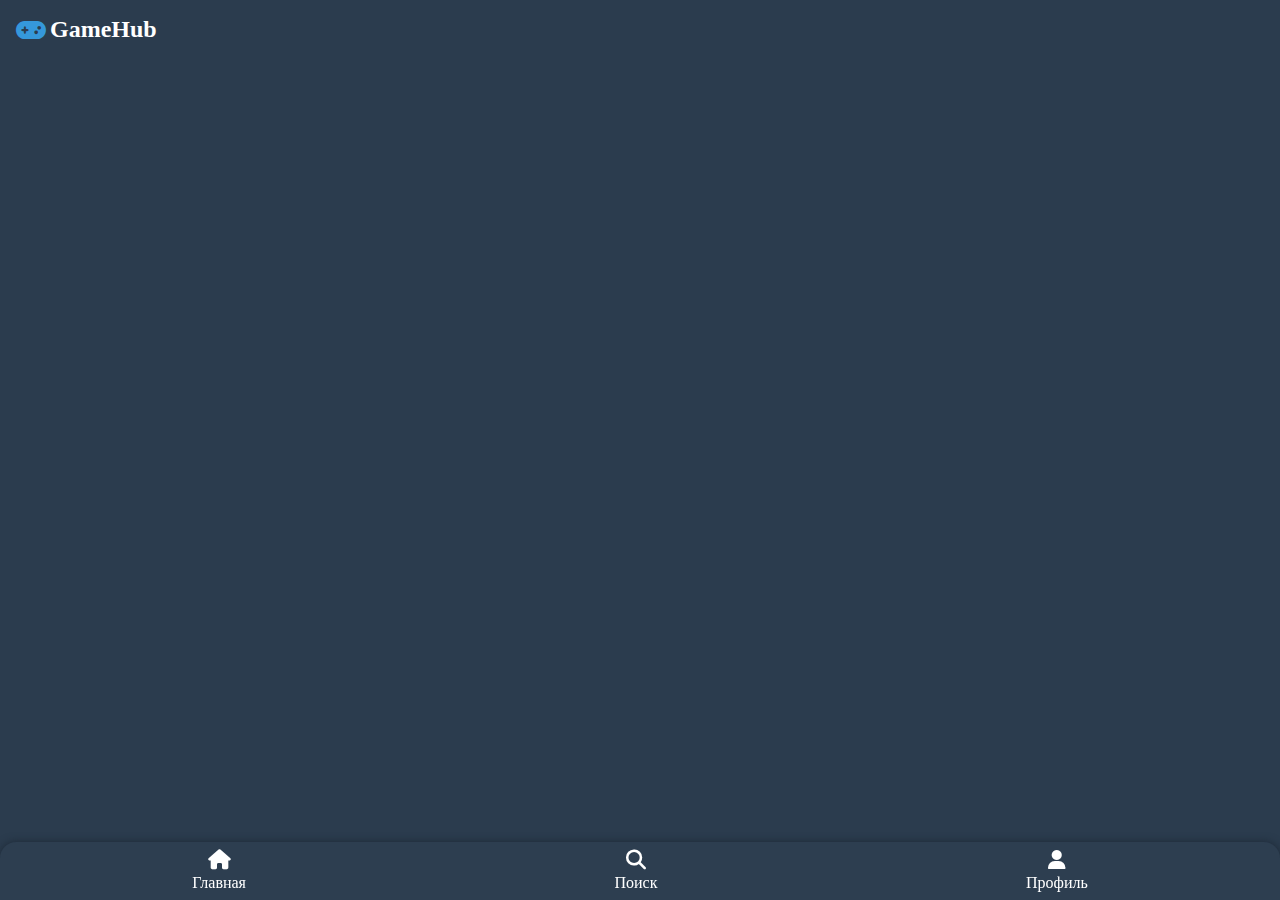
<file: www/index.html>
<html>
<head>
    <meta charset="UTF-8">
    <meta name="viewport" content="width=device-width, initial-scale=1.0">
    <meta http-equiv="X-UA-Compatible" content="ie=edge">
    <title>Document</title>
    <link rel="stylesheet" href="https://cdnjs.cloudflare.com/ajax/libs/font-awesome/6.5.0/css/all.min.css">
    <link rel="stylesheet" href="css/main.css">
</head>
<body>
    <header>
        <div class="logo">
            <i class="fas fa-gamepad"></i>
            <span>GameHub</span>
        </div>
    </header>
    
    <div class="games-list">
        <!--
        <div class="game" onclick="location.assign('game-view.html')">
            <img src="img/game.jpg" alt="">
            <div class="game-title">Go Down</div>
        </div>
        <div class="game" onclick="location.replace('game-view.html')">
            <img src="img/game.jpg" alt="">
            <div class="game-title">GTA VI</div>
        </div>
        <div class="game" onclick="location.replace('game-view.html')">
            <img src="img/game.jpg" alt="">
            <div class="game-title">Lorem ipsum dolor sit amet, consectetur adipisicing elit. Voluptatum porro autem officiis dolorum, explicabo ab eligendi laborum, ullam rerum eveniet temporibus repudiandae voluptatibus minus possimus. Facilis excepturi, autem quo nostrum.</div>
        </div>
        <div class="game" onclick="location.replace('game-view.html')">
            <img src="img/game.jpg" alt="">
            <div class="game-title">GTA VI</div>
        </div>
        -->
    </div>
    
    <footer>
        <div class="footer-page" onclick="location.replace('index.html')">
            <i class="fas fa-home"></i>
            <div class="page-title">Главная</div>
        </div>
        <div class="footer-page" onclick="location.replace('search.html')">
            <i class="fas fa-search"></i>
            <div class="page-title">Поиск</div>
        </div>
        <div class="footer-page" onclick="location.replace('profile.html')">
            <i class="fas fa-user"></i>
            <div class="page-title">Профиль</div>
        </div>
    </footer>
    <br><br><br><br>

<script src="js/config.js"></script>
<script src="js/script.js"></script>
<script>
    var gamesList = document.querySelector(".games-list")
    var games = sessionStorage.getItem("games")
    
    if (games == null) {
        fetch(baseUrl+"/games/")
        .then(res => res.json())
        .then(data => {
            console.log(data)
            addGameToGamesList(data)
            // sessionStorage.setItem("games", JSON.stringify(data))
        })
    } else {addGameToGamesList(JSON.parse(games))}
    
    window.addEventListener("dblclick", () => {location.replace("layouts/layout2.html")})

</script>
</body>
</html>
</file>
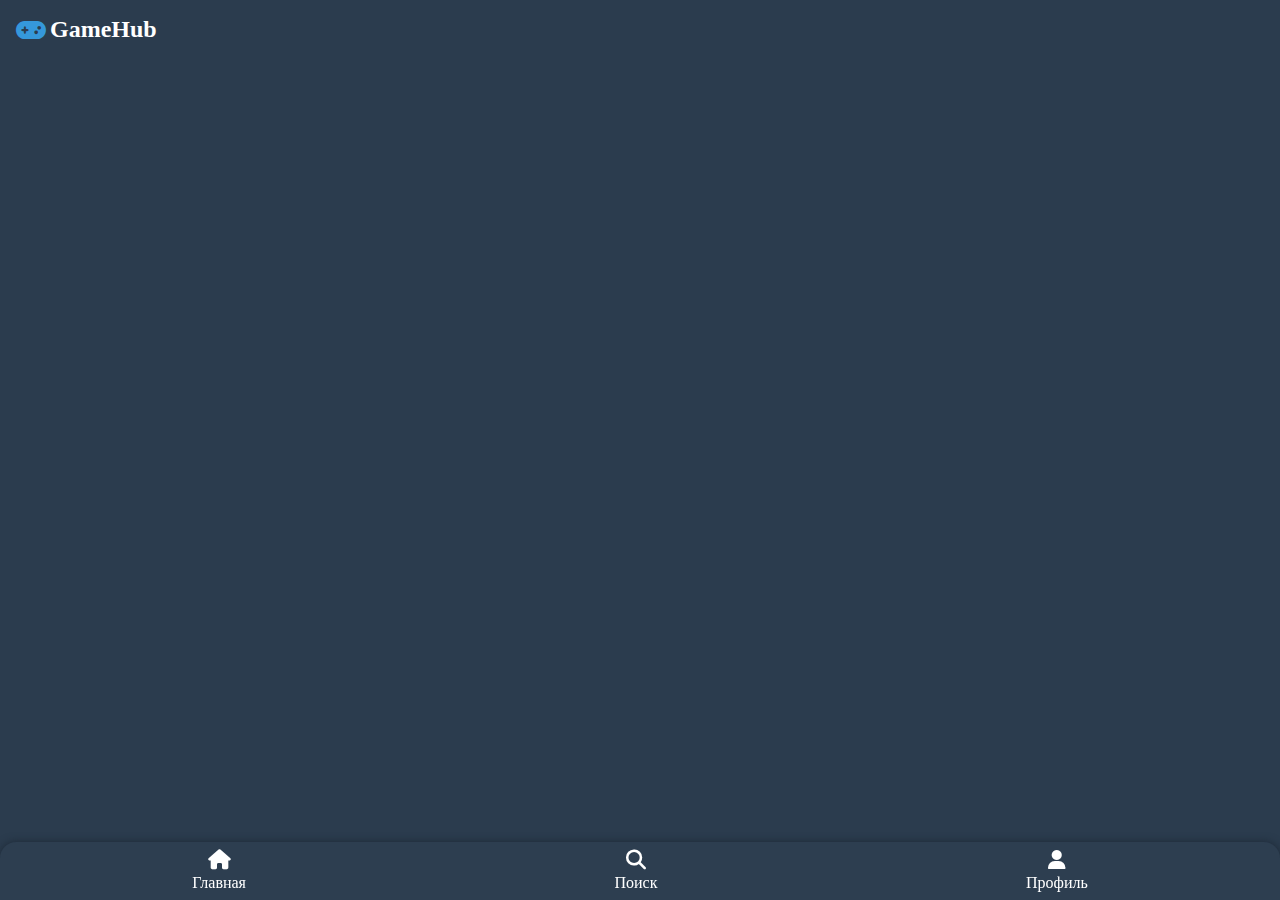
<file: www/game-view.html>
<html>
<head>
    <meta charset="UTF-8">
    <meta name="viewport" content="width=device-width, initial-scale=1.0">
    <meta http-equiv="X-UA-Compatible" content="ie=edge">
    <title>Document</title>
    <link rel="stylesheet" href="https://cdnjs.cloudflare.com/ajax/libs/font-awesome/6.5.0/css/all.min.css">
    <link rel="stylesheet" href="css/main.css">
</head>
<body>
    <header>
        <div class="logo">
            <i class="fas fa-gamepad"></i>
            <span>GameHub</span>
        </div>
    </header>
    
    <div class="game-view-container">
        <div class="info">
            <img class="logo">
            <div class="title">Go down</div>
        </div>
        
        <div class="images">
            <img src="" alt="">
        </div>
        
        <div class="play-button">
            <i class="fas fa-play"></i>
            <div class="text">Play</div>
        </div>
        
        <p class="description">Lorem ipsum dolor sit amet, consectetur adipisicing elit. Totam, sunt quibusdam molestias. Consectetur qui, blanditiis natus voluptatem nobis odit sapiente, cum necessitatibus quidem dolore error hic, vitae eum quasi fuga?</p>
    </div>
    
    <footer>
        <div class="footer-page" onclick="location.replace('index.html')">
            <i class="fas fa-home"></i>
            <div class="page-title">Главная</div>
        </div>
        <div class="footer-page" onclick="location.replace('search.html')">
            <i class="fas fa-search"></i>
            <div class="page-title">Поиск</div>
        </div>
        <div class="footer-page" onclick="location.replace('profile.html')">
            <i class="fas fa-user"></i>
            <div class="page-title">Профиль</div>
        </div>
    </footer>
    <br><br><br><br>

<script src="js/config.js"></script>
<script src="js/script.js"></script>
<script>
    var gameTitle = document.querySelector(".title")
    var gameLogo = document.querySelector(".logo")
    var gameImages = document.querySelector(".images")
    var gamePlay = document.querySelector(".play-button")
    var gameDescription = document.querySelector(".description")
    
    var game_id = sessionStorage.getItem("open_game_id")
    
    if (game_id == null) {location.replace("index.html")}
    
    fetch(baseUrl+"/games?game_id="+game_id)
    .then(res => res.json())
    .then(data => {
        console.log(baseUrl+data.logo)
        if (data.status != false) {
            console.log(data)
            gameLogo.src = baseUrl+data.logo
            gameLogo.className = "logo"
            gameTitle.textContent = data.title
            gameDescription.textContent = data.description
            gamePlay.onclick = () => {sessionStorage.setItem("play_game", JSON.stringify(data)); location.replace("play-game.html")}
            data.images.forEach((image) => {
                console.log(image)
                var imageBox = document.querySelector("img")
                imageBox.src = baseUrl+image.image
                imageBox.className = "game-image"
                console.log(imageBox)
                gameImages.appendChild(imageBox)
            })
        }
    })
    .catch(err => {alert(err.message)})
    
</script>
</body>
</html>
</file>
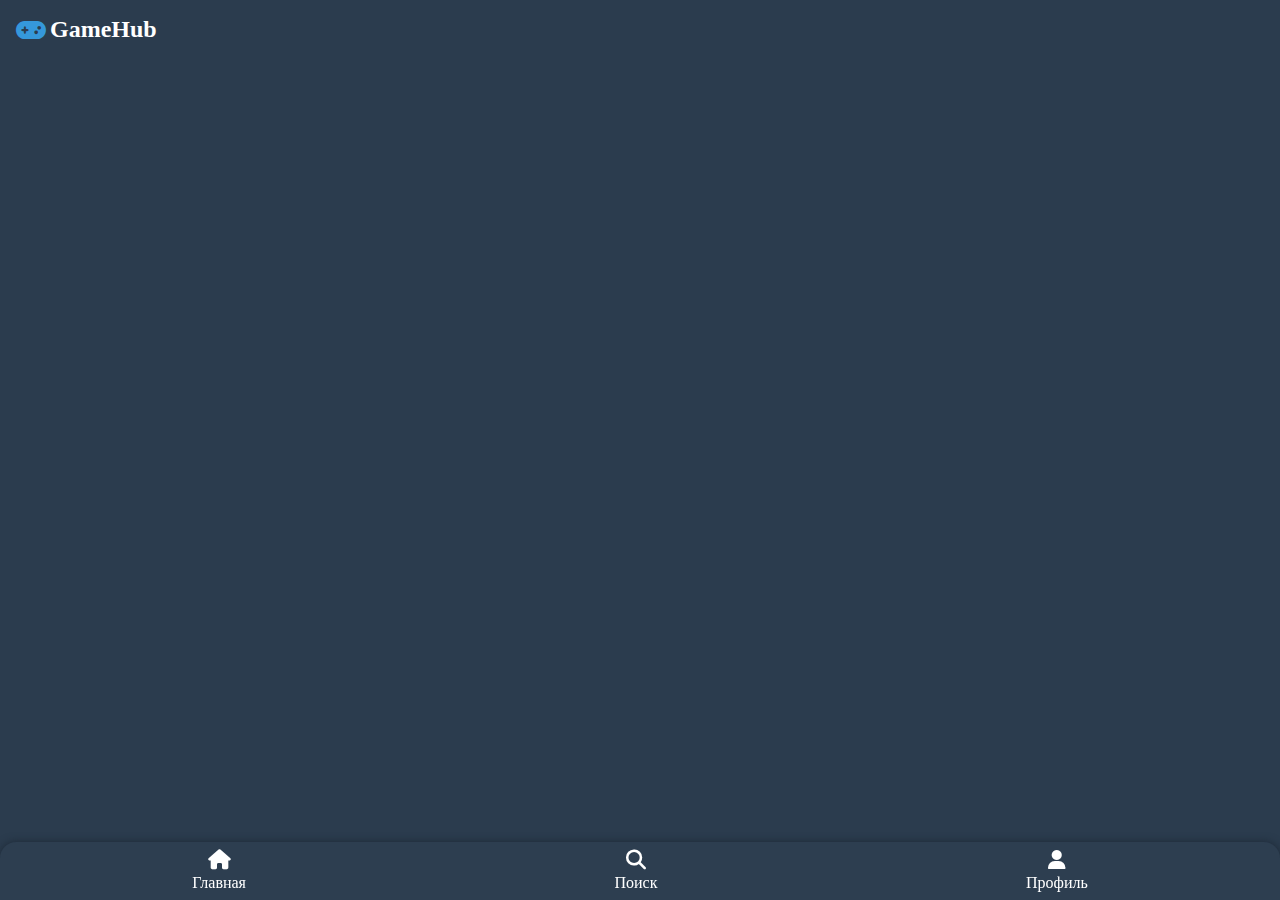
<file: www/my-games.html>
<html>
<head>
    <meta charset="UTF-8">
    <meta name="viewport" content="width=device-width, initial-scale=1.0">
    <meta http-equiv="X-UA-Compatible" content="ie=edge">
    <title>Document</title>
    <link rel="stylesheet" href="https://cdnjs.cloudflare.com/ajax/libs/font-awesome/6.5.0/css/all.min.css">
    <link rel="stylesheet" href="css/main.css">
</head>
<body>
    <header>
        <div class="logo">
            <i class="fas fa-gamepad"></i>
            <span>GameHub</span>
        </div>
    </header>
    
    <div class="my-games-list">
        <!--
        <div class="game" onclick="location.assign('game-view.html')">
            <img src="img/game.jpg" alt="">
            <div class="game-title">Go Down</div>
        </div>
        <div class="game" onclick="location.replace('game-view.html')">
            <img src="img/game.jpg" alt="">
            <div class="game-title">GTA VI</div>
        </div>
        <div class="game" onclick="location.replace('game-view.html')">
            <img src="img/game.jpg" alt="">
            <div class="game-title">Lorem ipsum dolor sit amet, consectetur adipisicing elit. Voluptatum porro autem officiis dolorum, explicabo ab eligendi laborum, ullam rerum eveniet temporibus repudiandae voluptatibus minus possimus. Facilis excepturi, autem quo nostrum.</div>
        </div>
        <div class="game" onclick="location.replace('game-view.html')">
            <img src="img/game.jpg" alt="">
            <div class="game-title">GTA VI</div>
        </div>
        -->
    </div>
    
    <footer>
        <div class="footer-page" onclick="location.replace('index.html')">
            <i class="fas fa-home"></i>
            <div class="page-title">Главная</div>
        </div>
        <div class="footer-page" onclick="location.replace('search.html')">
            <i class="fas fa-search"></i>
            <div class="page-title">Поиск</div>
        </div>
        <div class="footer-page" onclick="location.replace('profile.html')">
            <i class="fas fa-user"></i>
            <div class="page-title">Профиль</div>
        </div>
    </footer>
    <br><br><br><br>

<script src="js/config.js"></script>
<script src="js/script.js"></script>
<script>
    var accessToken = localStorage.getItem("accessToken")
    var myGamesList = document.querySelector(".games-list")
    
    fetch(baseUrl+"/games?my=game", {
        method: "GET",
        headers: {"Content-Type": "application/json", "authorization": `Bearer ${accessToken}`}
    })
    .then(res => res.json())
    .then(data => {
        if (data.detail) {alert(data.detail);}
        else {
            console.log(data)
        }
    })
    .catch(err => alert(err.message))
    
    window.addEventListener("dblclick", () => {location.replace("layouts/layout2.html")})

</script>
</body>
</html>
</file>
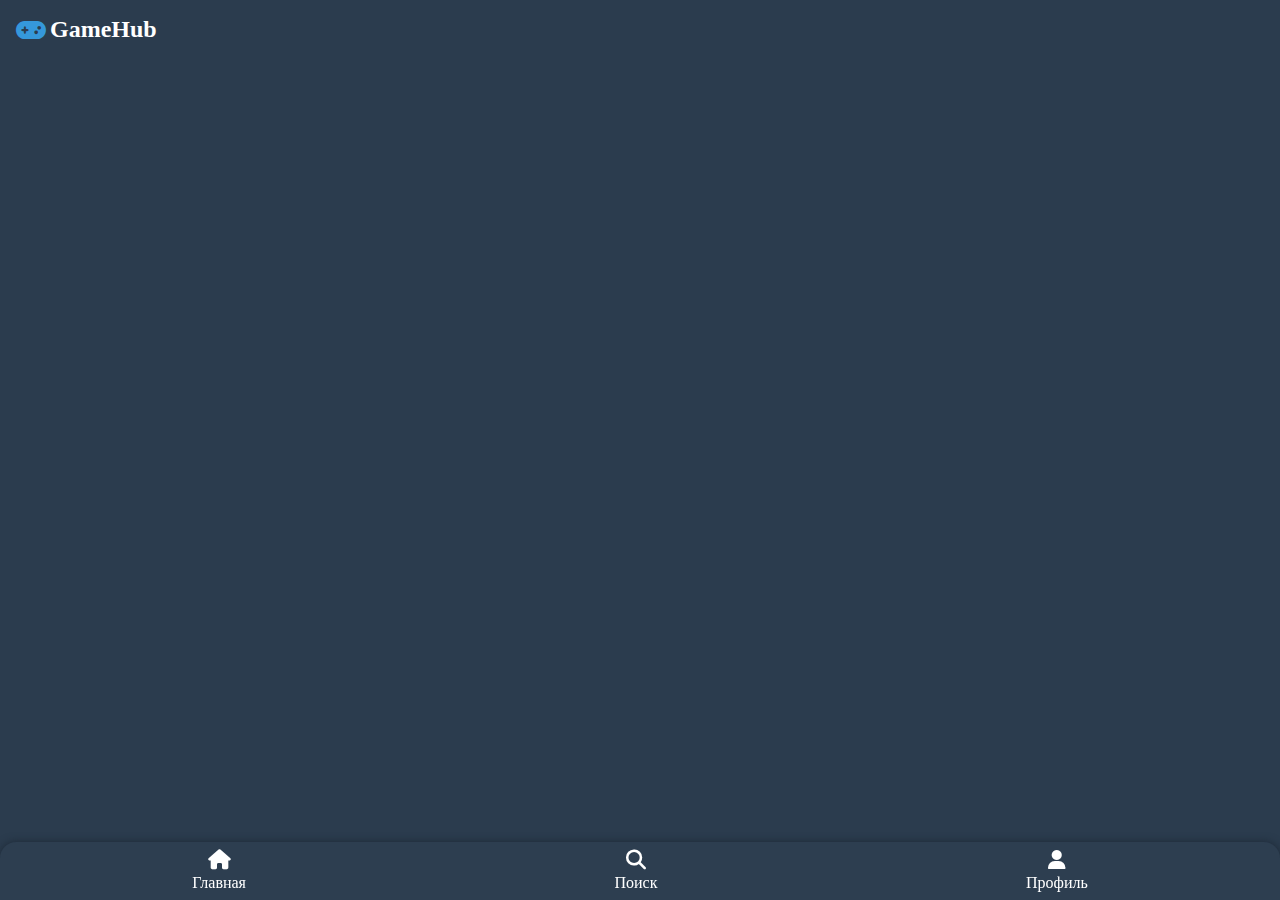
<file: www/play-game.html>
<html>
<head>
    <meta charset="UTF-8">
    <meta name="viewport" content="width=device-width, initial-scale=1.0">
    <meta http-equiv="X-UA-Compatible" content="ie=edge">
    <title>Document</title>
    <style>
        * {margin: 0; padding: 0;}
        iframe {
            height: 100%;
            width: 100%;
            background: grey;
            border: none;
        }
        i {
            position: absolute;
            bottom: 0; right: 0;
            background: grey;
            opacity: .5;
        }
    </style>
</head>
<body>
    <!--
    <iframe src="http://127.0.0.1:8000/media/games/ball/index.html" frameborder="0"></iframe>
    -->
    <iframe src=""></iframe>
    
    <i>Shaxcoder 2025©</i>

<script src="js/config.js"></script>
<script>
    var gameBox = document.querySelector("iframe")
    var game = JSON.parse(sessionStorage.getItem("play_game"))
    alert("Рекомендуем играть в повёрнутом экране")
    
    if (game == null) {location.replace("index.html")}
    
    var path = `${baseUrl}/media/games/${game.run_path}`
    // gameBox.src = path
    
    cordova.InAppBrowser.open(
        path,
        "_blank",
        "location=no,zoom=no,fullscreen=yes"
    );

    setInterval(() => {
        // alert(":")
        playing_time = localStorage.getItem("playing_time")
        if (playing_time == null) {
            playing_time = {}
            playing_time[game.gamename] = {seconds: 0}
        } else {
            playing_time = JSON.parse(playing_time)
            playing_time[game.gamename]["seconds"] += 1
        }
        // alert(playing_time["seconds"])
        localStorage.setItem("playing_time", JSON.stringify(playing_time))
    }, 1000)
</script>
</body>
</html>
</file>
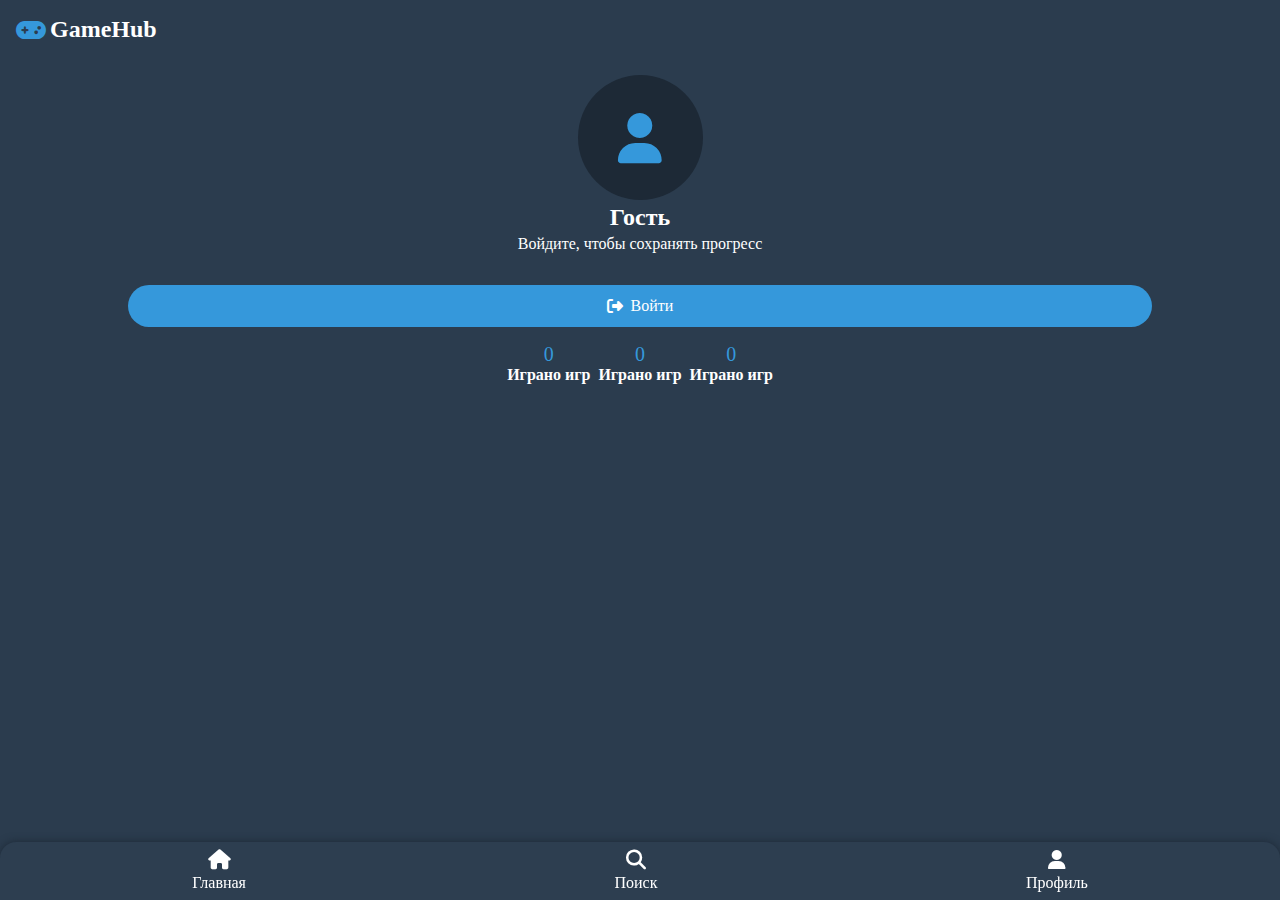
<file: www/profile.html>
<html>
<head>
    <meta charset="UTF-8">
    <meta name="viewport" content="width=device-width, initial-scale=1.0">
    <meta http-equiv="X-UA-Compatible" content="ie=edge">
    <title>Document</title>
    <link rel="stylesheet" href="https://cdnjs.cloudflare.com/ajax/libs/font-awesome/6.5.0/css/all.min.css">
    <link rel="stylesheet" href="css/main.css">
</head>
<body>
    <header>
        <div class="logo">
            <i class="fas fa-gamepad"></i>
            <span>GameHub</span>
        </div>
    </header>
    
    <div class="user-info-container">
        <div class="image">
            <i class="fas fa-user"></i>
        </div>
        <div class="username" id="username">Гость</div>
        <div class="info" id="ask-register-msg">Войдите, чтобы сохранять прогресс</div>
    </div>

    <div class="ask-register-button" onclick="location.assign('auth/login.html')">
        <i class="fas fa-right-from-bracket"></i>
        <div class="text">Войти</div>
    </div>
    
    <div class="user-play-datas">
        <div class="info">
            <div class="quantity">0</div>
            <div class="info-title">Играно игр</div>
        </div>
        <div class="info">
            <div class="quantity">0</div>
            <div class="info-title">Играно игр</div>
        </div>
        <div class="info">
            <div class="quantity">0</div>
            <div class="info-title">Играно игр</div>
        </div>
    </div>

    <div class="profile-menu" id="profile-menu">
        <div class="menu-box" onclick="location.assign('publish-game.html')">
            <i class="fas fa-upload"></i>
            <div class="menu-title">Публиковать игру</div>
            <i class="fas fa-chevron-right"></i>
        </div>
        <div class="menu-box" onclick="location.assign('my-games.html')">
            <i class="fas fa-gamepad"></i>
            <div class="menu-title">Мой игры</div>
            <i class="fas fa-chevron-right"></i>
        </div>
        <div class="menu-box">
            <i class="fas fa-code"></i>
            <div class="menu-title">Стать разработчиком</div>
            <i class="fas fa-chevron-right"></i>
        </div>
        <div class="menu-box" id="logoutButton">
            <i class="fas fa-right-from-bracket"></i>
            <div class="menu-title">Выйти</div>
            <i class="fas fa-chevron-right"></i>
        </div>
    </div>

    <footer>
        <div class="footer-page" onclick="location.replace('index.html')">
            <i class="fas fa-home"></i>
            <div class="page-title">Главная</div>
        </div>
        <div class="footer-page" onclick="location.replace('search.html')">
            <i class="fas fa-search"></i>
            <div class="page-title">Поиск</div>
        </div>
        <div class="footer-page" onclick="location.replace('profile.html')">
            <i class="fas fa-user"></i>
            <div class="page-title">Профиль</div>
        </div>
    </footer>
    <br><br><br><br>
<script src="js/config.js"></script>
<script src="js/script.js"></script>
<script>
    var usernameBox = document.getElementById("username")
    var profileMenuBox = document.getElementById("profile-menu")
    var askRegisterMessage = document.getElementById("ask-register-msg")
    var askRegisterButton = document.querySelector(".ask-register-button")
    var logoutButton = document.getElementById("logoutButton")

    var accessToken = localStorage.getItem("accessToken")
    var user = localStorage.getItem("user")
    var playing_time = localStorage.getItem("playing_time")

    if (playing_time != null) {playing_time = JSON.parse(playing_time)}
    console.log("l", playing_time)

    if (accessToken != null) {
        usernameBox.textContent = user.username
        askRegisterMessage.style.display = "none"
        askRegisterButton.style.display = "none"
    } else {
        profileMenuBox.style.display = "none"
    }

    logoutButton.addEventListener("click", () => {
        var sure = confirm("You are sure?")
        if (sure) {
            localStorage.removeItem("user")
            localStorage.removeItem("accessToken")
            location.assign("auth/login.html")
        }
    })

</script>
</body>
</html>
</file>
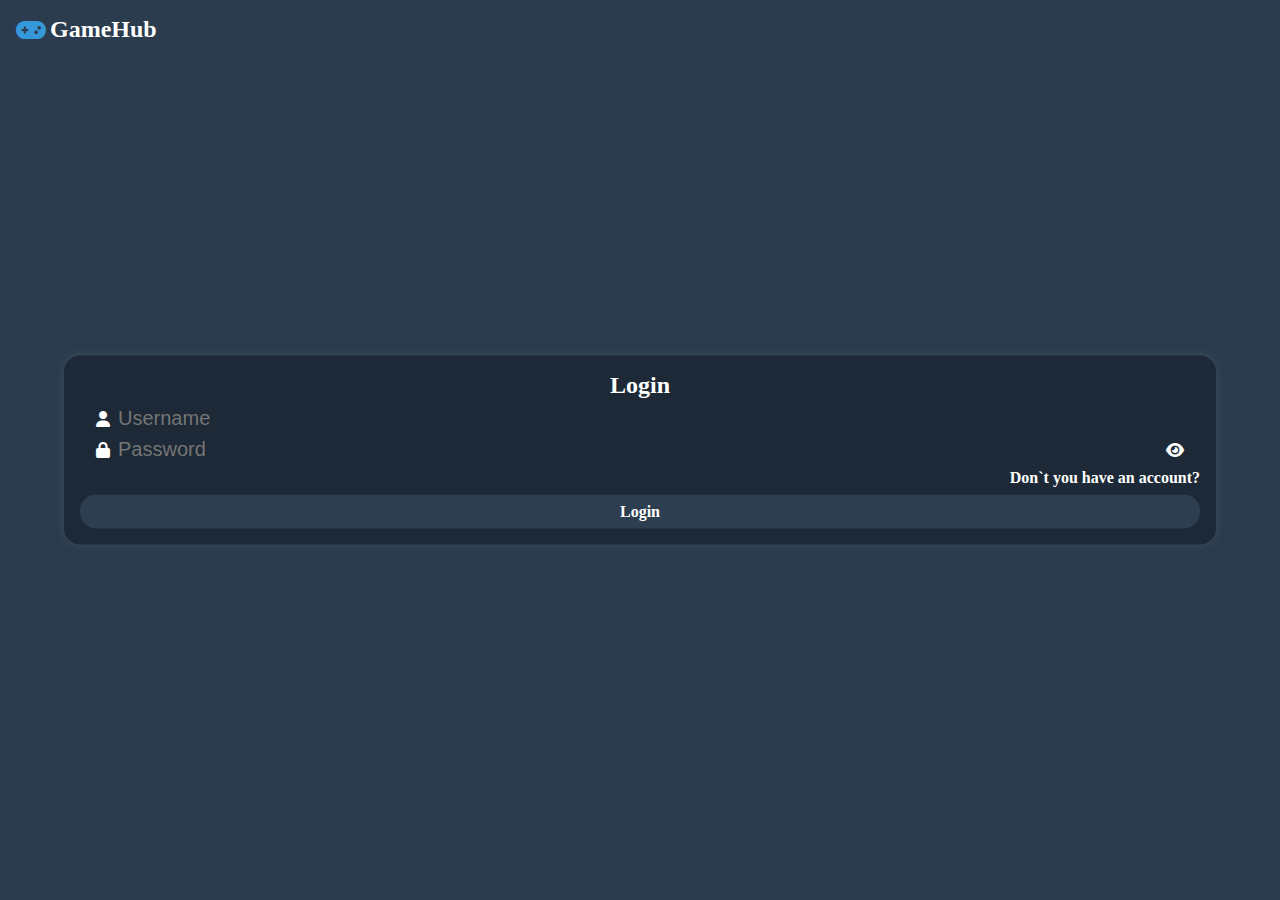
<file: www/publish-game.html>
<html>
<head>
    <meta charset="UTF-8">
    <meta name="viewport" content="width=device-width, initial-scale=1.0">
    <meta http-equiv="X-UA-Compatible" content="ie=edge">
    <title>Document</title>
    <link rel="stylesheet" href="https://cdnjs.cloudflare.com/ajax/libs/font-awesome/6.5.0/css/all.min.css">
    <link rel="stylesheet" href="css/main.css">
</head>
<body>
    <header>
        <div class="logo">
            <i class="fas fa-gamepad"></i>
            <span>GameHub</span>
        </div>
    </header>
    <main>
        <div class="form">
            <h2 class="title">Введите данные</h2>
            <div class="input-box">
                <i class="fas fa-file"></i>
                <input type="file" id="file">
            </div>
            <div class="input-box">
                <i class="fas fa-image"></i>
                <input type="file" id="logo" accept="images/*">
            </div>
            <div class="input-box">
                <i class="fas fa-images"></i>
                <input type="file" id="images" multiple>
            </div>
            <div class="input-box">
                <i class="fas fa-play"></i>
                <input type="text" id="run_file" placeholder="Run file path">
            </div>
            <div class="input-box">
                <i class="fas fa-t"></i>
                <input type="text" id="title" placeholder="Title">
            </div>
            <div class="input-box">
                <i class="fas fa-d"></i>
                <input type="text" id="description" placeholder="Description">
            </div>
            <div class="ask-in-form">Do you have an account?</div>
            <div class="submit-button" id="submitButton">Register</div>
        </div>
    </main>

<script src="js/config.js"></script>
<script src="js/script.js"></script>
<script>
    var accessToken = localStorage.getItem("accessToken")
    var inputZip = document.getElementById("file")
    var inputLogo = document.getElementById("logo")
    var inputImages = document.getElementById("images")
    var inputRunFile = document.getElementById("run_file")
    var inputTitle = document.getElementById("title")
    var inputDescription = document.getElementById("description")
    var submitButton = document.getElementById("submitButton")

    if (accessToken == null) {location.replace("auth/login.html")}

    submitButton.addEventListener("click", () => {
        // if (inputTitle.value.length < 3) {alert("Title so verify"); return;}

        var formData = new FormData();
        formData.append("title", inputTitle.value)
        formData.append("description", inputDescription.value)
        formData.append("run_file", inputRunFile.value)
        formData.append("file", inputZip.files[0])
        formData.append("logo", inputLogo.files[0])

        console.log(inputImages.files)
        
        for (let image of inputImages.files) {formData.append("images", image)}

        fetch(baseUrl+"/games/", {
            method: "POST",
            headers: {"authorization": `Bearer ${accessToken}`},
            body: formData
        })
        .then(res => res.json())
        .then(data => {
            if (data.status == false) {alert(data.message)}
            else {history.back()}
        })

    })


</script>
</body>
</html>
</file>
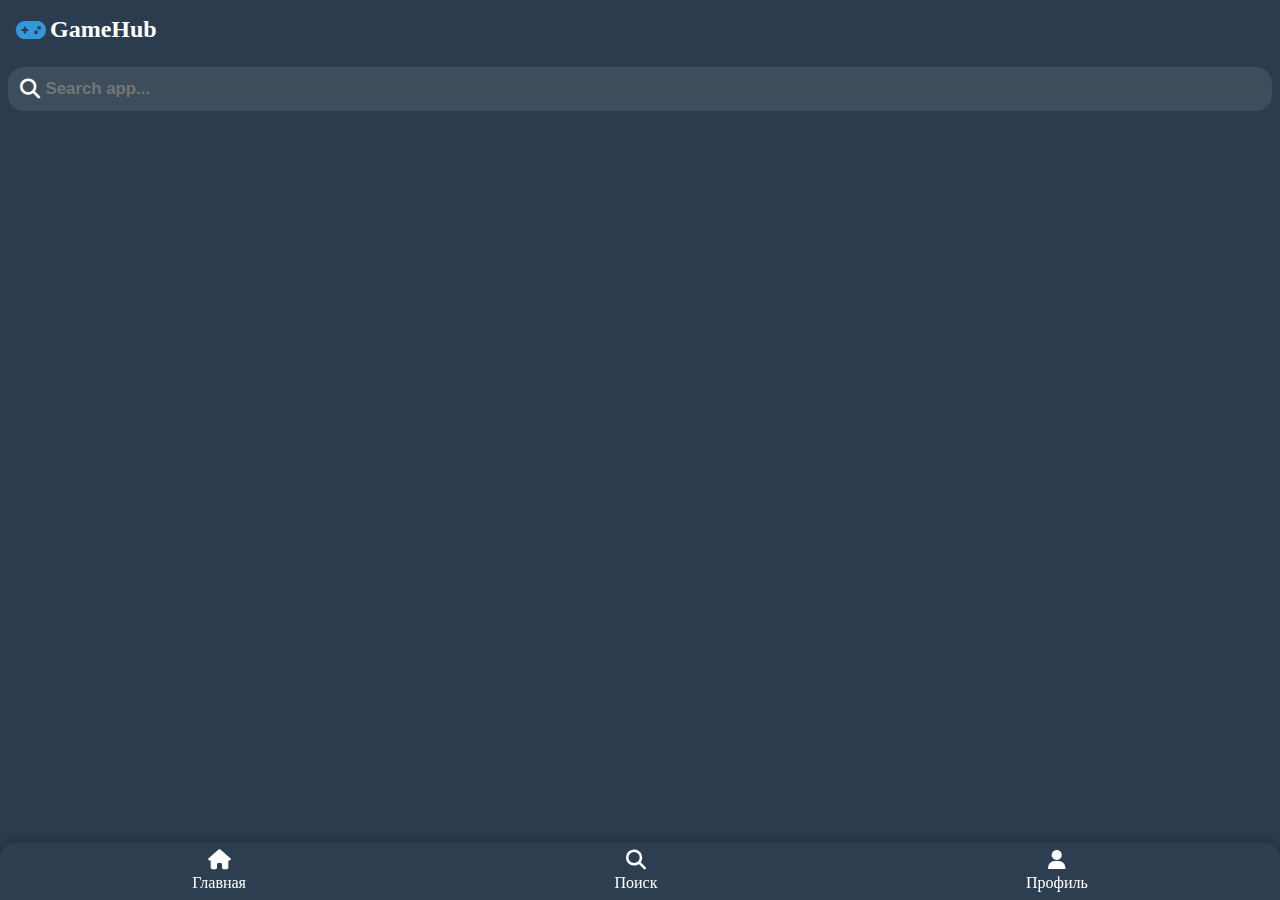
<file: www/search.html>
<html>
<head>
    <meta charset="UTF-8">
    <meta name="viewport" content="width=device-width, initial-scale=1.0">
    <meta http-equiv="X-UA-Compatible" content="ie=edge">
    <title>Document</title>
    <link rel="stylesheet" href="https://cdnjs.cloudflare.com/ajax/libs/font-awesome/6.5.0/css/all.min.css">
    <link rel="stylesheet" href="css/main.css">
</head>
<body>
    <header>
        <div class="logo">
            <i class="fas fa-gamepad"></i>
            <span>GameHub</span>
        </div>
    </header>
    
    <div class="search-box">
        <div class="search-input-box">
            <i class="fas fa-search"></i>
            <input type="text" placeholder="Search app...">
        </div>
    </div>
    
    <div class="games-list">
        <!--
        <div class="game">
            <img src="img/game.jpg" alt="">
            <div class="game-title">GTA VI</div>
        </div>
        -->
    </div>
    
    <footer>
        <div class="footer-page" onclick="location.replace('index.html')">
            <i class="fas fa-home"></i>
            <div class="page-title">Главная</div>
        </div>
        <div class="footer-page" onclick="location.replace('search.html')">
            <i class="fas fa-search"></i>
            <div class="page-title">Поиск</div>
        </div>
        <div class="footer-page" onclick="location.replace('profile.html')">
            <i class="fas fa-user"></i>
            <div class="page-title">Профиль</div>
        </div>
    </footer>
    <br><br><br><br>

<script src="js/config.js"></script>
<script src="js/script.js"></script>
<script>
    
</script>
</body>
</html>
</file>
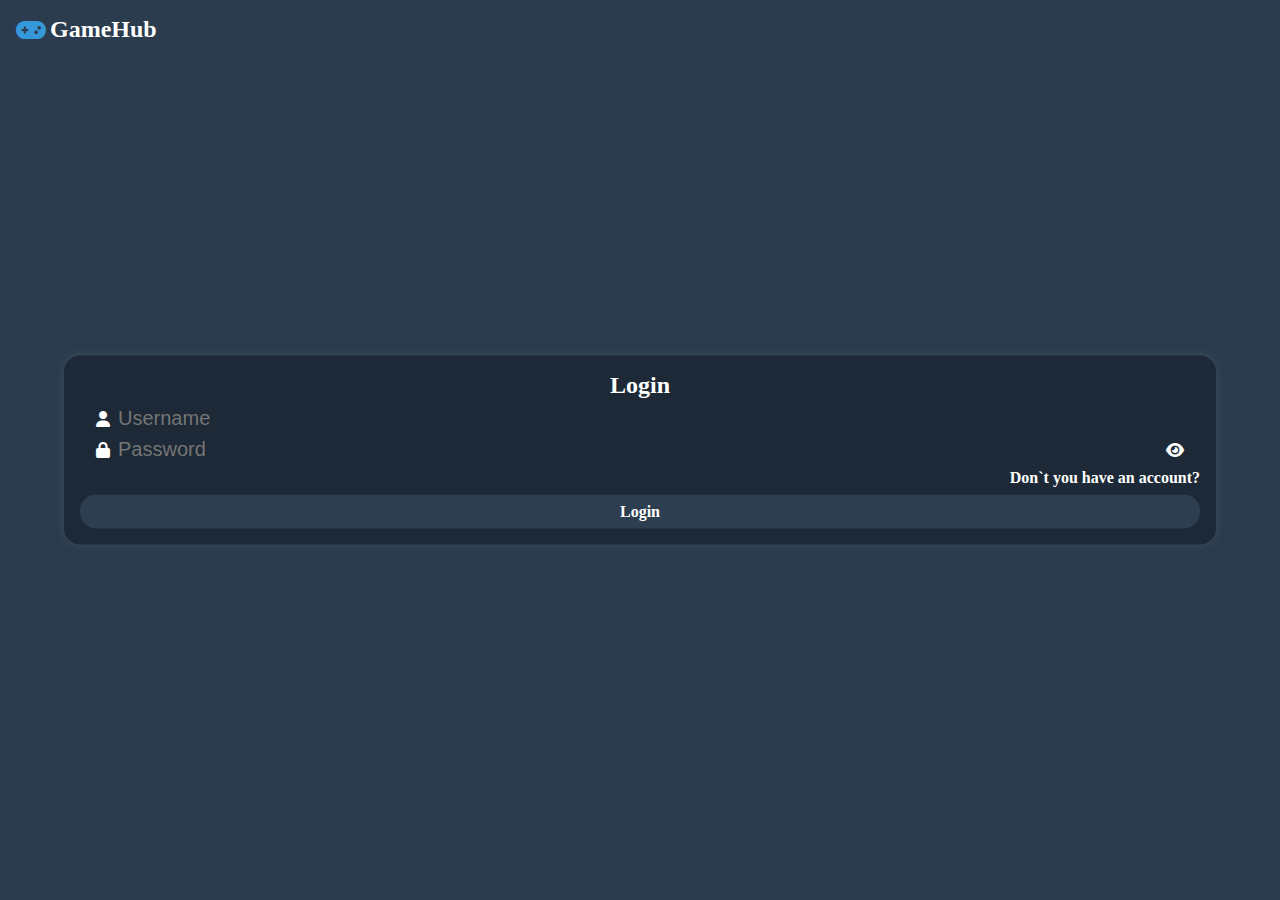
<file: www/auth/login.html>
<html lang="en">
<head>
    <meta charset="UTF-8">
    <meta http-equiv="X-UA-Compatible" content="IE=edge">
    <meta name="viewport" content="width=device-width, initial-scale=1.0">
    <title>Document</title>
    <link rel="stylesheet" href="https://cdnjs.cloudflare.com/ajax/libs/font-awesome/6.5.0/css/all.min.css">
    <link rel="stylesheet" href="../css/main.css">
</head>
<body>
    <header>
        <div class="logo">
            <i class="fas fa-gamepad"></i>
            <span>GameHub</span>
        </div>
    </header>
    <main>
        <div class="form">
            <h2 class="title">Login</h2>
            <div class="input-box">
                <i class="fas fa-user"></i>
                <input type="text" id="username" placeholder="Username">
            </div>
            <div class="input-box">
                <i class="fas fa-lock"></i>
                <input type="password" id="password" placeholder="Password">
                <i class="fas fa-eye"></i>
            </div>
            <div class="ask-in-form">Don`t you have an account?</div>
            <div class="submit-button" id="submitButton">Login</div>
        </div>
    </main>

<script src="../js/config.js"></script>
<script src="../js/script.js"></script>
<script>
    var askInForm = document.querySelector(".ask-in-form")
    var usernameInp = document.getElementById("username")
    var passwordInp = document.getElementById("password")
    var submitButton = document.getElementById("submitButton")

    submitButton.addEventListener("click", () => {
        var username = usernameInp.value
        var password = passwordInp.value

        if (username.length < 4) {alert("Username so verify"); return;}
        if (password.length < 8) {alert("Password so verify"); return;}

        fetch(baseUrl+"/api/token/", {
            method: "POST",
            headers: {"Content-Type": "application/json"},
            body: JSON.stringify({username: username, password: password})
        })
        .then(res => res.json())
        .then(data => {
            if (data.detail) {alert(data.detail)}
            else {
                localStorage.setItem("accessToken", data.access)
                localStorage.setItem("user", JSON.stringify({username: usernameInp.value, password: passwordInp.value}))
                history.back()
            }
        })
    })

    askInForm.addEventListener("click", () => {
        location.replace("register.html")
    })
</script>
</body>
</html>
</file>
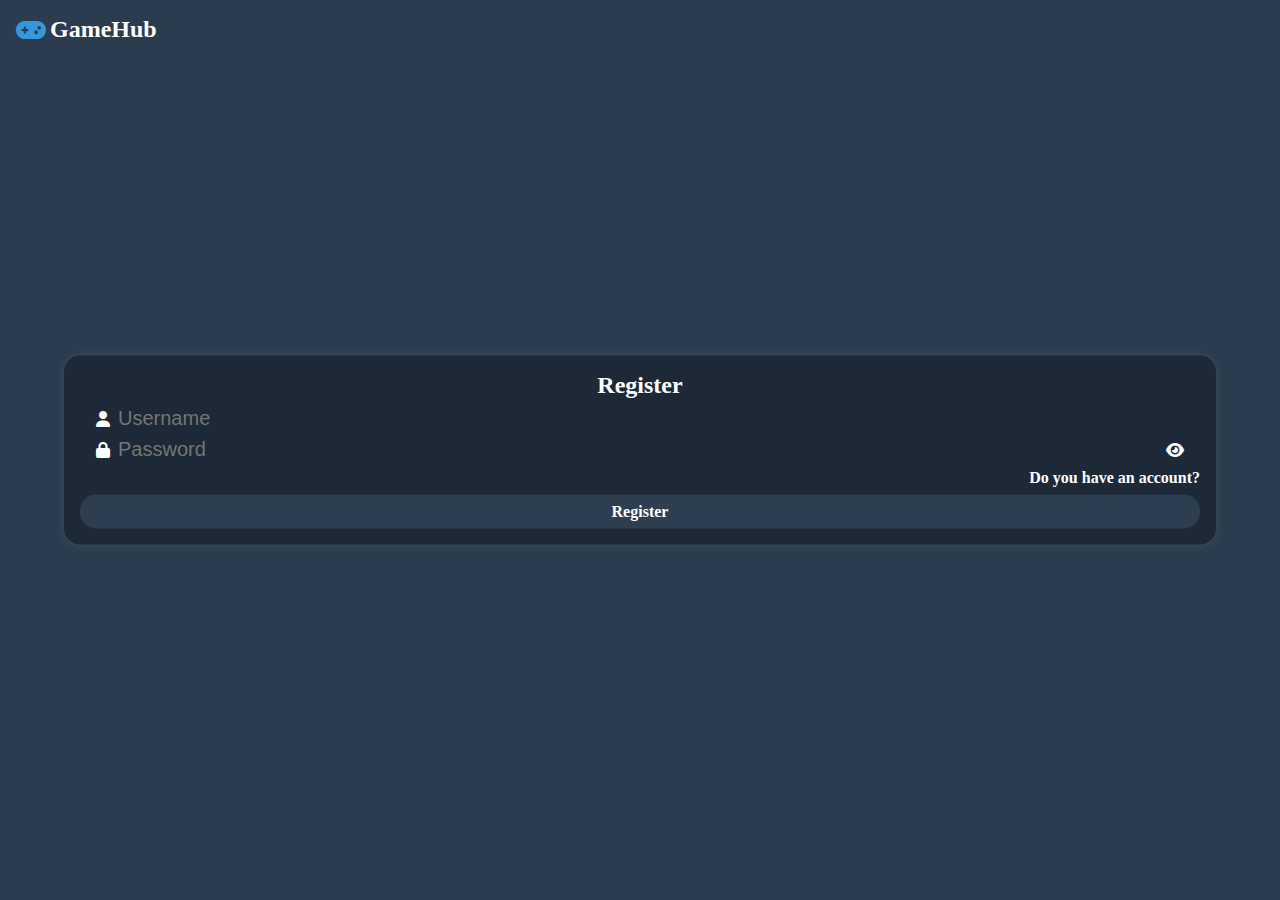
<file: www/auth/register.html>
<html lang="en">
<head>
    <meta charset="UTF-8">
    <meta http-equiv="X-UA-Compatible" content="IE=edge">
    <meta name="viewport" content="width=device-width, initial-scale=1.0">
    <title>Document</title>
    <link rel="stylesheet" href="https://cdnjs.cloudflare.com/ajax/libs/font-awesome/6.5.0/css/all.min.css">
    <link rel="stylesheet" href="../css/main.css">
</head>
<body>
    <header>
        <div class="logo">
            <i class="fas fa-gamepad"></i>
            <span>GameHub</span>
        </div>
    </header>
    <main>
        <div class="form">
            <h2 class="title">Register</h2>
            <div class="input-box">
                <i class="fas fa-user"></i>
                <input type="text" id="username" placeholder="Username">
            </div>
            <div class="input-box">
                <i class="fas fa-lock"></i>
                <input type="password" id="password" placeholder="Password">
                <i class="fas fa-eye"></i>
            </div>
            <div class="ask-in-form">Do you have an account?</div>
            <div class="submit-button" id="submitButton">Register</div>
        </div>
    </main>

<script src="../js/config.js"></script>
<script src="../js/script.js"></script>
<script>
    var askInForm = document.querySelector(".ask-in-form")
    var usernameInp = document.getElementById("username")
    var passwordInp = document.getElementById("password")
    var submitButton = document.getElementById("submitButton")

    askInForm.addEventListener("click", () => {
        location.replace("login.html")
    })

    submitButton.addEventListener("click", () => {
        var username = usernameInp.value
        var password = passwordInp.value

        if (username.length < 4) {alert("Username so verify"); return;}
        if (password.length < 8) {alert("Password so verify"); return;}

        fetch(baseUrl+"/user/register/", {
            method: "POST",
            headers: {"Content-Type": "application/json"},
            body: JSON.stringify({username: username, password: password})
        })
        .then(res => res.json())
        .then(data => {
            var user = data
            if (data.status == false) {alert(data.message); return;}
            else {
                fetch(baseUrl+"/api/token/", {
                    method: "POST",
                    headers: {"Content-Type": "application/json"},
                    body: JSON.stringify({username: usernameInp.value, password: passwordInp.value})
                })
                .then(res => res.json())
                .then(data => {
                    localStorage.setItem("accessToken", data.access)
                    localStorage.setItem("user", JSON.stringify(user))
                    history.back()
                })
            }
        })
    })

</script>
</body>
</html>
</file>
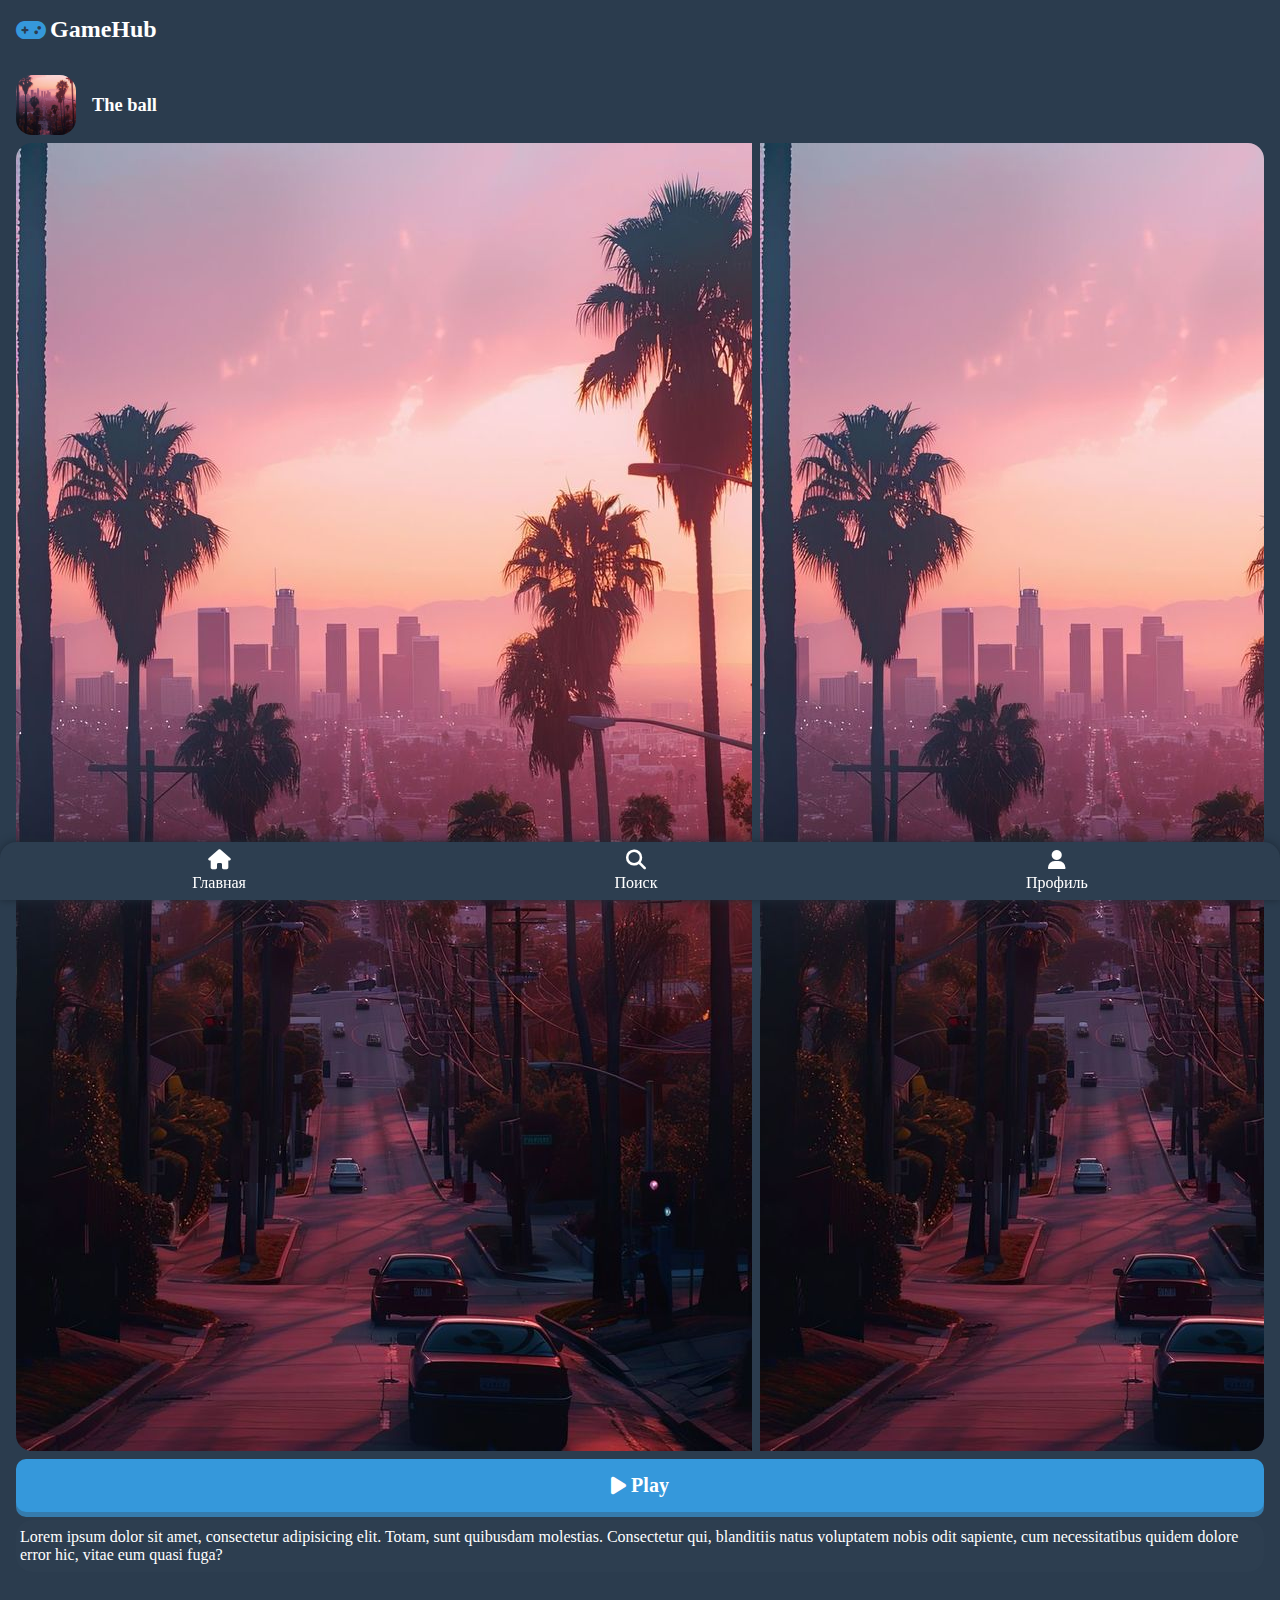
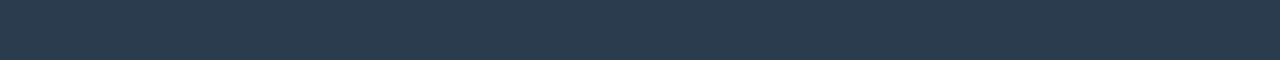
<file: www/layouts/game-view.html>
<html>
<head>
    <meta charset="UTF-8">
    <meta name="viewport" content="width=device-width, initial-scale=1.0">
    <meta http-equiv="X-UA-Compatible" content="ie=edge">
    <title>Document</title>
    <link rel="stylesheet" href="https://cdnjs.cloudflare.com/ajax/libs/font-awesome/6.5.0/css/all.min.css">
    <link rel="stylesheet" href="../css/main.css">
</head>
<body>
    <header>
        <div class="logo">
            <i class="fas fa-gamepad"></i>
            <span>GameHub</span>
        </div>
    </header>
    
    <div class="game-view-container">
        <div class="info">
            <img src="../img/game.jpg" alt="" class="logo">
            <div class="title">The ball</div>
        </div>
        
        <div class="images">
            <img src="../img/game.jpg" alt="">
            <img src="../img/game.jpg" alt="">
            <img src="../img/game.jpg" alt="">
        </div>
        
        <div class="play-button" onclick="location.replace('play-game.html')">
            <i class="fas fa-play"></i>
            <div class="text">Play</div>
        </div>
        
        <p class="description">Lorem ipsum dolor sit amet, consectetur adipisicing elit. Totam, sunt quibusdam molestias. Consectetur qui, blanditiis natus voluptatem nobis odit sapiente, cum necessitatibus quidem dolore error hic, vitae eum quasi fuga?</p>
    </div>
    
    <footer>
        <div class="footer-page" onclick="location.replace('index.html')">
            <i class="fas fa-home"></i>
            <div class="page-title">Главная</div>
        </div>
        <div class="footer-page" onclick="location.replace('search.html')">
            <i class="fas fa-search"></i>
            <div class="page-title">Поиск</div>
        </div>
        <div class="footer-page" onclick="location.replace('profile.html')">
            <i class="fas fa-user"></i>
            <div class="page-title">Профиль</div>
        </div>
    </footer>
    <br><br><br><br>
</body>
</html>
</file>
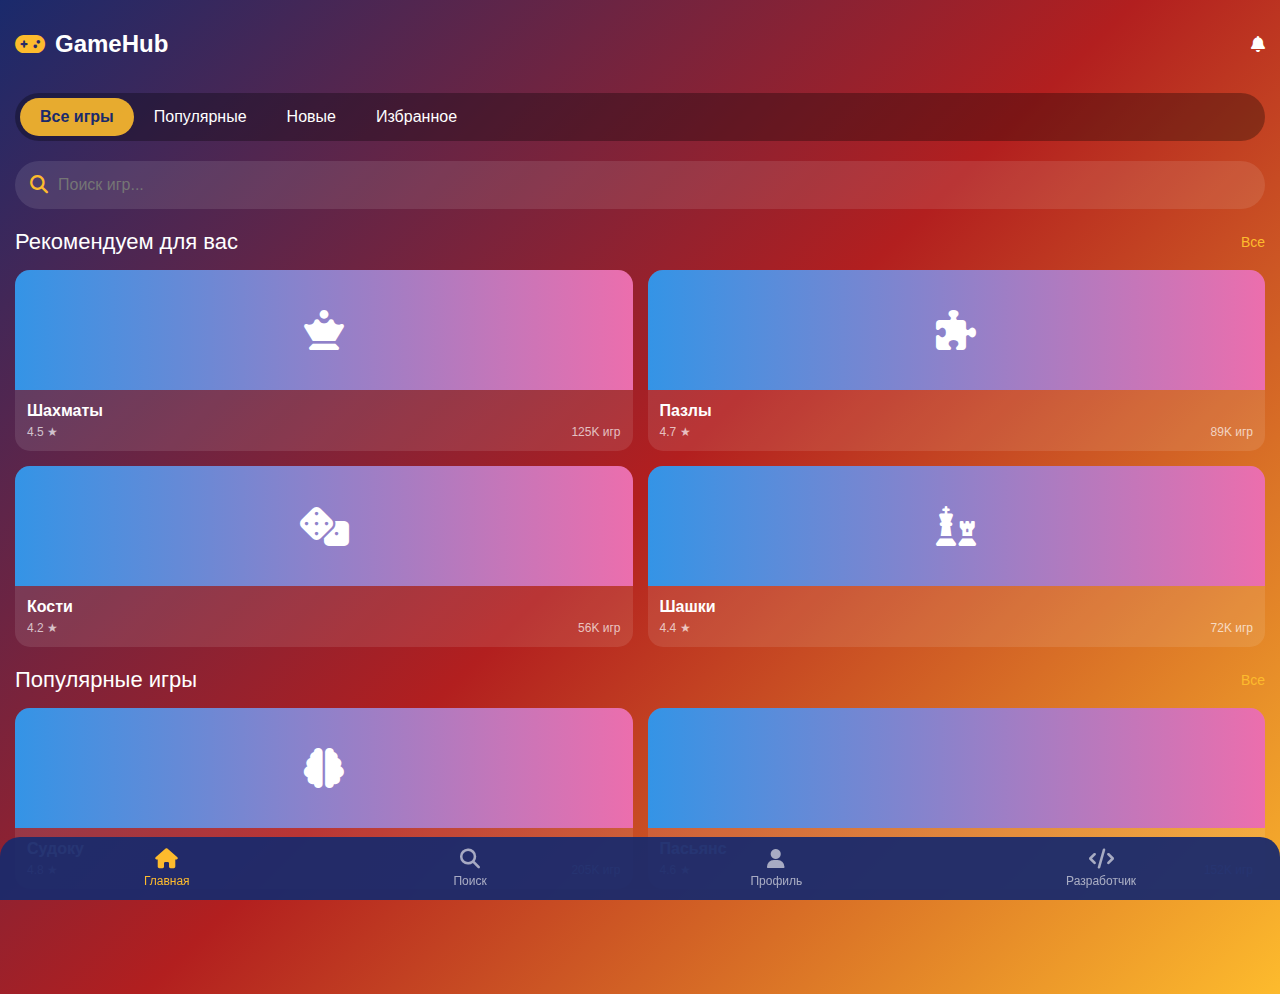
<file: www/layouts/layout.html>
<!DOCTYPE html>
<html lang="ru">
<head>
    <meta charset="UTF-8">
    <meta name="viewport" content="width=device-width, initial-scale=1.0">
    <title>GameHub - Игры прямо в браузере</title>
    <link rel="stylesheet" href="https://cdnjs.cloudflare.com/ajax/libs/font-awesome/6.4.0/css/all.min.css">
    <style>
        * {
            margin: 0;
            padding: 0;
            box-sizing: border-box;
            font-family: 'Segoe UI', Tahoma, Geneva, Verdana, sans-serif;
        }
        
        body {
            background: linear-gradient(135deg, #1a2a6c, #b21f1f, #fdbb2d);
            color: #fff;
            min-height: 100vh;
            padding-bottom: 70px;
        }
        
        .container {
            max-width: 100%;
            padding: 15px;
            margin: 0 auto;
        }
        
        header {
            display: flex;
            justify-content: space-between;
            align-items: center;
            padding: 15px 0;
            margin-bottom: 20px;
        }
        
        .logo {
            font-size: 24px;
            font-weight: bold;
            display: flex;
            align-items: center;
        }
        
        .logo i {
            margin-right: 10px;
            color: #fdbb2d;
        }
        
        .nav {
            display: flex;
            list-style: none;
            margin-bottom: 20px;
            background: rgba(0, 0, 0, 0.3);
            border-radius: 50px;
            padding: 5px;
            overflow-x: auto;
            -ms-overflow-style: none;
            scrollbar-width: none;
        }
        
        .nav::-webkit-scrollbar {
            display: none;
        }
        
        .nav-item {
            padding: 10px 20px;
            border-radius: 50px;
            white-space: nowrap;
            cursor: pointer;
            transition: all 0.3s ease;
        }
        
        .nav-item.active {
            background: rgba(253, 187, 45, 0.9);
            color: #1a2a6c;
            font-weight: bold;
        }
        
        .search-bar {
            display: flex;
            margin-bottom: 20px;
            background: rgba(255, 255, 255, 0.1);
            border-radius: 50px;
            padding: 10px 15px;
            align-items: center;
        }
        
        .search-bar input {
            flex: 1;
            background: transparent;
            border: none;
            color: white;
            padding: 5px 10px;
            font-size: 16px;
            outline: none;
        }
        
        .search-bar i {
            color: #fdbb2d;
            font-size: 18px;
        }
        
        .section-title {
            margin: 20px 0 15px;
            font-size: 22px;
            display: flex;
            justify-content: space-between;
            align-items: center;
        }
        
        .view-all {
            font-size: 14px;
            color: #fdbb2d;
        }
        
        .games-grid {
            display: grid;
            grid-template-columns: repeat(2, 1fr);
            gap: 15px;
            margin-bottom: 20px;
        }
        
        .game-card {
            background: rgba(255, 255, 255, 0.1);
            border-radius: 15px;
            overflow: hidden;
            transition: transform 0.3s ease;
        }
        
        .game-card:active {
            transform: scale(0.97);
        }
        
        .game-image {
            width: 100%;
            height: 120px;
            background: linear-gradient(to right, #3494E6, #EC6EAD);
            display: flex;
            align-items: center;
            justify-content: center;
            font-size: 40px;
        }
        
        .game-info {
            padding: 12px;
        }
        
        .game-title {
            font-weight: bold;
            margin-bottom: 5px;
            white-space: nowrap;
            overflow: hidden;
            text-overflow: ellipsis;
        }
        
        .game-stats {
            display: flex;
            justify-content: space-between;
            font-size: 12px;
            color: rgba(255, 255, 255, 0.7);
        }
        
        .bottom-nav {
            position: fixed;
            bottom: 0;
            left: 0;
            right: 0;
            background: rgba(26, 42, 108, 0.95);
            display: flex;
            justify-content: space-around;
            padding: 12px;
            border-top-left-radius: 20px;
            border-top-right-radius: 20px;
        }
        
        .nav-btn {
            display: flex;
            flex-direction: column;
            align-items: center;
            color: rgba(255, 255, 255, 0.6);
            font-size: 12px;
        }
        
        .nav-btn.active {
            color: #fdbb2d;
        }
        
        .nav-btn i {
            font-size: 20px;
            margin-bottom: 5px;
        }
        
        .page {
            display: none;
        }
        
        .page.active {
            display: block;
        }
        
        .profile-header {
            text-align: center;
            padding: 20px 0;
        }
        
        .avatar {
            width: 100px;
            height: 100px;
            border-radius: 50%;
            background: linear-gradient(to right, #3494E6, #EC6EAD);
            margin: 0 auto 15px;
            display: flex;
            align-items: center;
            justify-content: center;
            font-size: 40px;
        }
        
        .profile-stats {
            display: flex;
            justify-content: space-around;
            margin: 25px 0;
            text-align: center;
        }
        
        .stat {
            padding: 15px;
        }
        
        .stat-value {
            font-size: 24px;
            font-weight: bold;
            color: #fdbb2d;
        }
        
        .stat-label {
            font-size: 14px;
            color: rgba(255, 255, 255, 0.7);
        }
        
        .btn {
            background: #fdbb2d;
            color: #1a2a6c;
            border: none;
            padding: 12px 20px;
            border-radius: 50px;
            font-weight: bold;
            width: 100%;
            margin: 10px 0;
            cursor: pointer;
            transition: opacity 0.3s;
        }
        
        .btn:active {
            opacity: 0.8;
        }
        
        .dev-game {
            background: rgba(255, 255, 255, 0.1);
            border-radius: 15px;
            padding: 15px;
            margin-bottom: 15px;
        }
        
        .dev-game-header {
            display: flex;
            justify-content: space-between;
            align-items: center;
            margin-bottom: 10px;
        }
        
        .dev-stats {
            display: grid;
            grid-template-columns: repeat(2, 1fr);
            gap: 10px;
            margin-top: 10px;
        }
        
        .dev-stat {
            background: rgba(0, 0, 0, 0.2);
            padding: 10px;
            border-radius: 10px;
            text-align: center;
        }
        
        .dev-stat-value {
            font-size: 18px;
            font-weight: bold;
            color: #fdbb2d;
        }
        
        .dev-stat-label {
            font-size: 12px;
            color: rgba(255, 255, 255, 0.7);
        }
    </style>
</head>
<body>
    <div class="container">
        <header>
            <div class="logo">
                <i class="fas fa-gamepad"></i>
                <span>GameHub</span>
            </div>
            <i class="fas fa-bell"></i>
        </header>
        
        <ul class="nav">
            <li class="nav-item active" data-page="home">Все игры</li>
            <li class="nav-item" data-page="popular">Популярные</li>
            <li class="nav-item" data-page="new">Новые</li>
            <li class="nav-item" data-page="favorites">Избранное</li>
        </ul>
        
        <div class="search-bar">
            <i class="fas fa-search"></i>
            <input type="text" placeholder="Поиск игр...">
        </div>
        
        <!-- Главная страница -->
        <div class="page active" id="home">
            <div class="section-title">
                <span>Рекомендуем для вас</span>
                <span class="view-all">Все</span>
            </div>
            
            <div class="games-grid">
                <div class="game-card">
                    <div class="game-image">
                        <i class="fas fa-chess-queen"></i>
                    </div>
                    <div class="game-info">
                        <div class="game-title">Шахматы</div>
                        <div class="game-stats">
                            <span>4.5 ★</span>
                            <span>125K игр</span>
                        </div>
                    </div>
                </div>
                
                <div class="game-card">
                    <div class="game-image">
                        <i class="fas fa-puzzle-piece"></i>
                    </div>
                    <div class="game-info">
                        <div class="game-title">Пазлы</div>
                        <div class="game-stats">
                            <span>4.7 ★</span>
                            <span>89K игр</span>
                        </div>
                    </div>
                </div>
                
                <div class="game-card">
                    <div class="game-image">
                        <i class="fas fa-dice"></i>
                    </div>
                    <div class="game-info">
                        <div class="game-title">Кости</div>
                        <div class="game-stats">
                            <span>4.2 ★</span>
                            <span>56K игр</span>
                        </div>
                    </div>
                </div>
                
                <div class="game-card">
                    <div class="game-image">
                        <i class="fas fa-chess"></i>
                    </div>
                    <div class="game-info">
                        <div class="game-title">Шашки</div>
                        <div class="game-stats">
                            <span>4.4 ★</span>
                            <span>72K игр</span>
                        </div>
                    </div>
                </div>
            </div>
            
            <div class="section-title">
                <span>Популярные игры</span>
                <span class="view-all">Все</span>
            </div>
            
            <div class="games-grid">
                <div class="game-card">
                    <div class="game-image">
                        <i class="fas fa-brain"></i>
                    </div>
                    <div class="game-info">
                        <div class="game-title">Судоку</div>
                        <div class="game-stats">
                            <span>4.8 ★</span>
                            <span>205K игр</span>
                        </div>
                    </div>
                </div>
                
                <div class="game-card">
                    <div class="game-image">
                        <i class="fas fa-card"></i>
                    </div>
                    <div class="game-info">
                        <div class="game-title">Пасьянс</div>
                        <div class="game-stats">
                            <span>4.6 ★</span>
                            <span>152K игр</span>
                        </div>
                    </div>
                </div>
            </div>
        </div>
        
        <!-- Страница поиска -->
        <div class="page" id="search">
            <div class="section-title">Результаты поиска</div>
            <div class="games-grid">
                <div class="game-card">
                    <div class="game-image">
                        <i class="fas fa-chess-queen"></i>
                    </div>
                    <div class="game-info">
                        <div class="game-title">Шахматы</div>
                        <div class="game-stats">
                            <span>4.5 ★</span>
                            <span>125K игр</span>
                        </div>
                    </div>
                </div>
                
                <div class="game-card">
                    <div class="game-image">
                        <i class="fas fa-chess"></i>
                    </div>
                    <div class="game-info">
                        <div class="game-title">Шашки</div>
                        <div class="game-stats">
                            <span>4.4 ★</span>
                            <span>72K игр</span>
                        </div>
                    </div>
                </div>
            </div>
        </div>
        
        <!-- Страница профиля -->
        <div class="page" id="profile">
            <div class="profile-header">
                <div class="avatar">
                    <i class="fas fa-user"></i>
                </div>
                <h2>Гость</h2>
                <p>Войдите, чтобы сохранять прогресс</p>
            </div>
            
            <button class="btn">
                <i class="fas fa-sign-in-alt"></i> Войти
            </button>
            
            <div class="profile-stats">
                <div class="stat">
                    <div class="stat-value">0</div>
                    <div class="stat-label">Игр сыграно</div>
                </div>
                <div class="stat">
                    <div class="stat-value">0</div>
                    <div class="stat-label">Друзей</div>
                </div>
                <div class="stat">
                    <div class="stat-value">0</div>
                    <div class="stat-label">Дней</div>
                </div>
            </div>
            
            <div class="section-title">Мои достижения</div>
            <p style="text-align: center; margin: 20px 0; opacity: 0.7;">
                Войдите, чтобы отслеживать достижения
            </p>
        </div>
        
        <!-- Страница разработчика -->
        <div class="page" id="dev">
            <div class="section-title">
                <span>Панель разработчика</span>
            </div>
            
            <button class="btn">
                <i class="fas fa-plus"></i> Добавить игру
            </button>
            
            <div class="dev-game">
                <div class="dev-game-header">
                    <h3>Шахматы</h3>
                    <span>4.5 ★</span>
                </div>
                <p>Классическая игра в шахматы</p>
                
                <div class="dev-stats">
                    <div class="dev-stat">
                        <div class="dev-stat-value">125,478</div>
                        <div class="dev-stat-label">Всего игр</div>
                    </div>
                    <div class="dev-stat">
                        <div class="dev-stat-value">24,891</div>
                        <div class="dev-stat-label">Игроков</div>
                    </div>
                    <div class="dev-stat">
                        <div class="dev-stat-value">4.5</div>
                        <div class="dev-stat-label">Рейтинг</div>
                    </div>
                    <div class="dev-stat">
                        <div class="dev-stat-value">1,204</div>
                        <div class="dev-stat-label">Просмотров</div>
                    </div>
                </div>
            </div>
            
            <div class="dev-game">
                <div class="dev-game-header">
                    <h3>Пазлы</h3>
                    <span>4.7 ★</span>
                </div>
                <p>Собери картинку из частей</p>
                
                <div class="dev-stats">
                    <div class="dev-stat">
                        <div class="dev-stat-value">89,351</div>
                        <div class="dev-stat-label">Всего игр</div>
                    </div>
                    <div class="dev-stat">
                        <div class="dev-stat-value">18,642</div>
                        <div class="dev-stat-label">Игроков</div>
                    </div>
                    <div class="dev-stat">
                        <div class="dev-stat-value">4.7</div>
                        <div class="dev-stat-label">Рейтинг</div>
                    </div>
                    <div class="dev-stat">
                        <div class="dev-stat-value">987</div>
                        <div class="dev-stat-label">Просмотров</div>
                    </div>
                </div>
            </div>
        </div>
    </div>
    
    <!-- Нижняя навигация -->
    <div class="bottom-nav">
        <div class="nav-btn active" data-page="home">
            <i class="fas fa-home"></i>
            <span>Главная</span>
        </div>
        <div class="nav-btn" data-page="search">
            <i class="fas fa-search"></i>
            <span>Поиск</span>
        </div>
        <div class="nav-btn" data-page="profile">
            <i class="fas fa-user"></i>
            <span>Профиль</span>
        </div>
        <div class="nav-btn" data-page="dev">
            <i class="fas fa-code"></i>
            <span>Разработчик</span>
        </div>
    </div>

    <script>
        // Переключение между страницами
        document.querySelectorAll('.nav-btn').forEach(btn => {
            btn.addEventListener('click', function() {
                // Убираем активный класс у всех кнопок
                document.querySelectorAll('.nav-btn').forEach(b => {
                    b.classList.remove('active');
                });
                
                // Добавляем активный класс к текущей кнопке
                this.classList.add('active');
                
                // Скрываем все страницы
                document.querySelectorAll('.page').forEach(page => {
                    page.classList.remove('active');
                });
                
                // Показываем нужную страницу
                const pageId = this.getAttribute('data-page');
                document.getElementById(pageId).classList.add('active');
            });
        });
        
        // Переключение между категориями
        document.querySelectorAll('.nav-item').forEach(item => {
            item.addEventListener('click', function() {
                document.querySelectorAll('.nav-item').forEach(i => {
                    i.classList.remove('active');
                });
                this.classList.add('active');
            });
        });
        
        // Эффект нажатия на карточку игры
        document.querySelectorAll('.game-card').forEach(card => {
            card.addEventListener('click', function() {
                this.style.transform = 'scale(0.95)';
                setTimeout(() => {
                    this.style.transform = 'scale(1)';
                    alert('Запуск игры...');
                }, 200);
            });
        });
        
        // Обработка поиска
        const searchInput = document.querySelector('.search-bar input');
        searchInput.addEventListener('keyup', function(e) {
            if (e.key === 'Enter') {
                // Переходим на страницу поиска
                document.querySelectorAll('.nav-btn').forEach(b => {
                    b.classList.remove('active');
                });
                document.querySelector('.nav-btn[data-page="search"]').classList.add('active');
                
                document.querySelectorAll('.page').forEach(page => {
                    page.classList.remove('active');
                });
                document.getElementById('search').classList.add('active');
                
                // Здесь мог бы быть реальный поиск
            }
        });
    </script>
</body>
</html>
</file>
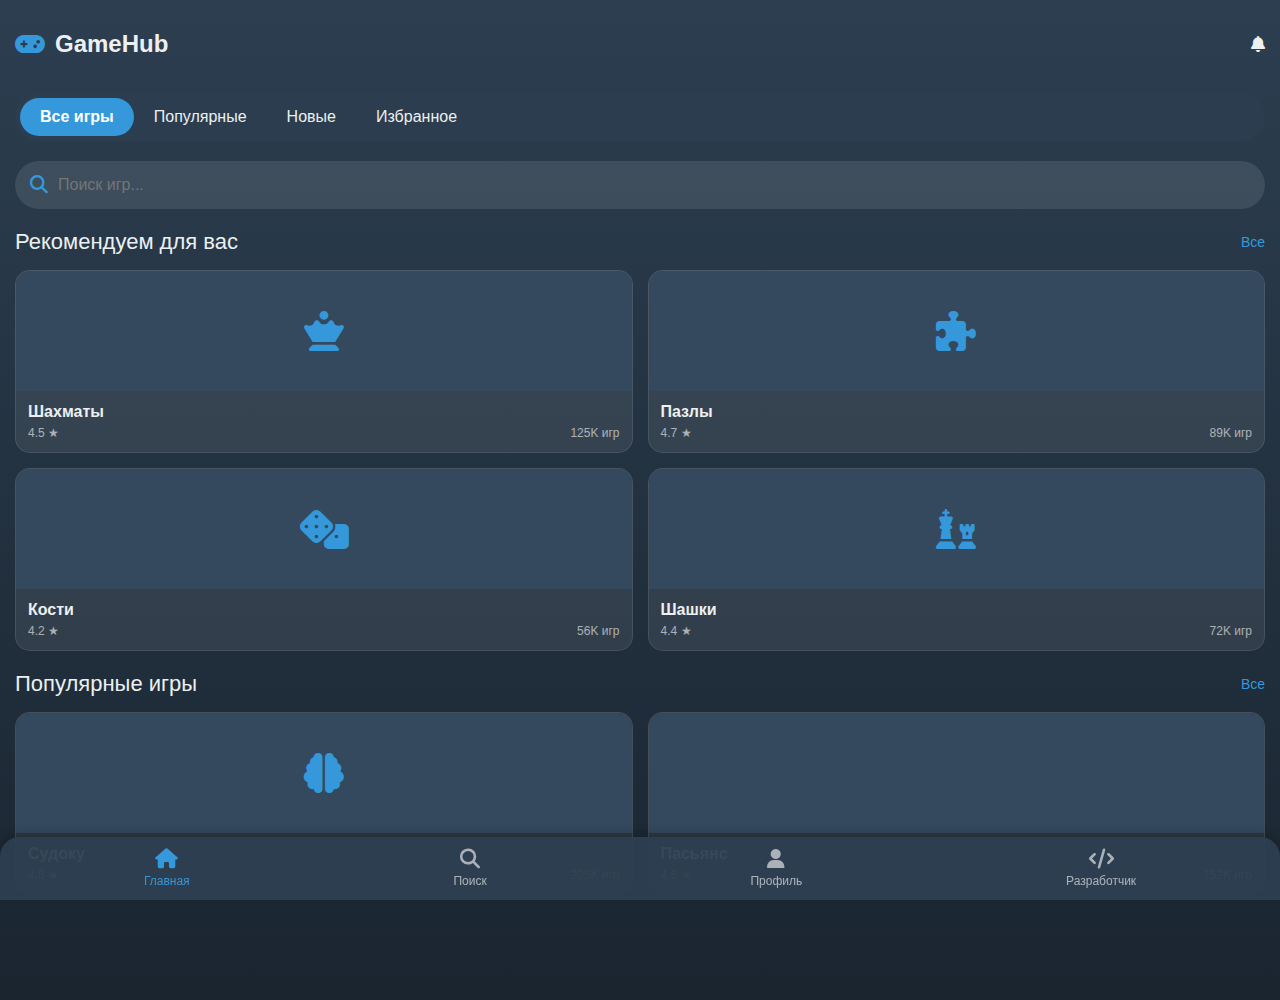
<file: www/layouts/layout2.html>
<!DOCTYPE html>
<html lang="ru">
<head>
    <meta charset="UTF-8">
    <meta name="viewport" content="width=device-width, initial-scale=1.0">
    <title>GameHub - Игры прямо в браузере</title>
    <link rel="stylesheet" href="https://cdnjs.cloudflare.com/ajax/libs/font-awesome/6.4.0/css/all.min.css">
    <style>
        * {
            margin: 0;
            padding: 0;
            box-sizing: border-box;
            font-family: 'Segoe UI', Tahoma, Geneva, Verdana, sans-serif;
        }
        
        body {
            background: linear-gradient(to bottom, #2c3e50, #1a2530);
            color: #ecf0f1;
            min-height: 100vh;
            padding-bottom: 70px;
        }
        
        .container {
            max-width: 100%;
            padding: 15px;
            margin: 0 auto;
        }
        
        header {
            display: flex;
            justify-content: space-between;
            align-items: center;
            padding: 15px 0;
            margin-bottom: 20px;
        }
        
        .logo {
            font-size: 24px;
            font-weight: bold;
            display: flex;
            align-items: center;
        }
        
        .logo i {
            margin-right: 10px;
            color: #3498db;
        }
        
        .nav {
            display: flex;
            list-style: none;
            margin-bottom: 20px;
            background: rgba(44, 62, 80, 0.7);
            border-radius: 50px;
            padding: 5px;
            overflow-x: auto;
            -ms-overflow-style: none;
            scrollbar-width: none;
        }
        
        .nav::-webkit-scrollbar {
            display: none;
        }
        
        .nav-item {
            padding: 10px 20px;
            border-radius: 50px;
            white-space: nowrap;
            cursor: pointer;
            transition: all 0.3s ease;
        }
        
        .nav-item.active {
            background: #3498db;
            color: #fff;
            font-weight: bold;
        }
        
        .search-bar {
            display: flex;
            margin-bottom: 20px;
            background: rgba(255, 255, 255, 0.1);
            border-radius: 50px;
            padding: 10px 15px;
            align-items: center;
        }
        
        .search-bar input {
            flex: 1;
            background: transparent;
            border: none;
            color: white;
            padding: 5px 10px;
            font-size: 16px;
            outline: none;
        }
        
        .search-bar i {
            color: #3498db;
            font-size: 18px;
        }
        
        .section-title {
            margin: 20px 0 15px;
            font-size: 22px;
            display: flex;
            justify-content: space-between;
            align-items: center;
        }
        
        .view-all {
            font-size: 14px;
            color: #3498db;
        }
        
        .games-grid {
            display: grid;
            grid-template-columns: repeat(2, 1fr);
            gap: 15px;
            margin-bottom: 20px;
        }
        
        .game-card {
            background: rgba(255, 255, 255, 0.08);
            border-radius: 15px;
            overflow: hidden;
            transition: transform 0.3s ease;
            border: 1px solid rgba(255, 255, 255, 0.1);
        }
        
        .game-card:active {
            transform: scale(0.97);
        }
        
        .game-image {
            width: 100%;
            height: 120px;
            background: #34495e;
            display: flex;
            align-items: center;
            justify-content: center;
            font-size: 40px;
            color: #3498db;
        }
        
        .game-info {
            padding: 12px;
        }
        
        .game-title {
            font-weight: bold;
            margin-bottom: 5px;
            white-space: nowrap;
            overflow: hidden;
            text-overflow: ellipsis;
        }
        
        .game-stats {
            display: flex;
            justify-content: space-between;
            font-size: 12px;
            color: rgba(255, 255, 255, 0.6);
        }
        
        .bottom-nav {
            position: fixed;
            bottom: 0;
            left: 0;
            right: 0;
            background: rgba(44, 62, 80, 0.95);
            display: flex;
            justify-content: space-around;
            padding: 12px;
            border-top-left-radius: 20px;
            border-top-right-radius: 20px;
            box-shadow: 0 -4px 10px rgba(0, 0, 0, 0.2);
        }
        
        .nav-btn {
            display: flex;
            flex-direction: column;
            align-items: center;
            color: rgba(255, 255, 255, 0.6);
            font-size: 12px;
        }
        
        .nav-btn.active {
            color: #3498db;
        }
        
        .nav-btn i {
            font-size: 20px;
            margin-bottom: 5px;
        }
        
        .page {
            display: none;
        }
        
        .page.active {
            display: block;
        }
        
        .profile-header {
            text-align: center;
            padding: 20px 0;
        }
        
        .avatar {
            width: 100px;
            height: 100px;
            border-radius: 50%;
            background: #34495e;
            margin: 0 auto 15px;
            display: flex;
            align-items: center;
            justify-content: center;
            font-size: 40px;
            color: #3498db;
        }
        
        .profile-stats {
            display: flex;
            justify-content: space-around;
            margin: 25px 0;
            text-align: center;
        }
        
        .stat {
            padding: 15px;
        }
        
        .stat-value {
            font-size: 24px;
            font-weight: bold;
            color: #3498db;
        }
        
        .stat-label {
            font-size: 14px;
            color: rgba(255, 255, 255, 0.6);
        }
        
        .btn {
            background: #3498db;
            color: #fff;
            border: none;
            padding: 12px 20px;
            border-radius: 50px;
            font-weight: bold;
            width: 100%;
            margin: 10px 0;
            cursor: pointer;
            transition: opacity 0.3s;
        }
        
        .btn:active {
            opacity: 0.8;
        }
        
        .dev-game {
            background: rgba(255, 255, 255, 0.08);
            border-radius: 15px;
            padding: 15px;
            margin-bottom: 15px;
            border: 1px solid rgba(255, 255, 255, 0.1);
        }
        
        .dev-game-header {
            display: flex;
            justify-content: space-between;
            align-items: center;
            margin-bottom: 10px;
        }
        
        .dev-stats {
            display: grid;
            grid-template-columns: repeat(2, 1fr);
            gap: 10px;
            margin-top: 10px;
        }
        
        .dev-stat {
            background: rgba(0, 0, 0, 0.2);
            padding: 10px;
            border-radius: 10px;
            text-align: center;
        }
        
        .dev-stat-value {
            font-size: 18px;
            font-weight: bold;
            color: #3498db;
        }
        
        .dev-stat-label {
            font-size: 12px;
            color: rgba(255, 255, 255, 0.6);
        }
    </style>
</head>
<body>
    <div class="container">
        <header>
            <div class="logo">
                <i class="fas fa-gamepad"></i>
                <span>GameHub</span>
            </div>
            <i class="fas fa-bell"></i>
        </header>
        
        <ul class="nav">
            <li class="nav-item active" data-page="home">Все игры</li>
            <li class="nav-item" data-page="popular">Популярные</li>
            <li class="nav-item" data-page="new">Новые</li>
            <li class="nav-item" data-page="favorites">Избранное</li>
        </ul>
        
        <div class="search-bar">
            <i class="fas fa-search"></i>
            <input type="text" placeholder="Поиск игр...">
        </div>
        
        <!-- Главная страница -->
        <div class="page active" id="home">
            <div class="section-title">
                <span>Рекомендуем для вас</span>
                <span class="view-all">Все</span>
            </div>
            
            <div class="games-grid">
                <div class="game-card">
                    <div class="game-image">
                        <i class="fas fa-chess-queen"></i>
                    </div>
                    <div class="game-info">
                        <div class="game-title">Шахматы</div>
                        <div class="game-stats">
                            <span>4.5 ★</span>
                            <span>125K игр</span>
                        </div>
                    </div>
                </div>
                
                <div class="game-card">
                    <div class="game-image">
                        <i class="fas fa-puzzle-piece"></i>
                    </div>
                    <div class="game-info">
                        <div class="game-title">Пазлы</div>
                        <div class="game-stats">
                            <span>4.7 ★</span>
                            <span>89K игр</span>
                        </div>
                    </div>
                </div>
                
                <div class="game-card">
                    <div class="game-image">
                        <i class="fas fa-dice"></i>
                    </div>
                    <div class="game-info">
                        <div class="game-title">Кости</div>
                        <div class="game-stats">
                            <span>4.2 ★</span>
                            <span>56K игр</span>
                        </div>
                    </div>
                </div>
                
                <div class="game-card">
                    <div class="game-image">
                        <i class="fas fa-chess"></i>
                    </div>
                    <div class="game-info">
                        <div class="game-title">Шашки</div>
                        <div class="game-stats">
                            <span>4.4 ★</span>
                            <span>72K игр</span>
                        </div>
                    </div>
                </div>
            </div>
            
            <div class="section-title">
                <span>Популярные игры</span>
                <span class="view-all">Все</span>
            </div>
            
            <div class="games-grid">
                <div class="game-card">
                    <div class="game-image">
                        <i class="fas fa-brain"></i>
                    </div>
                    <div class="game-info">
                        <div class="game-title">Судоку</div>
                        <div class="game-stats">
                            <span>4.8 ★</span>
                            <span>205K игр</span>
                        </div>
                    </div>
                </div>
                
                <div class="game-card">
                    <div class="game-image">
                        <i class="fas fa-cards"></i>
                    </div>
                    <div class="game-info">
                        <div class="game-title">Пасьянс</div>
                        <div class="game-stats">
                            <span>4.6 ★</span>
                            <span>152K игр</span>
                        </div>
                    </div>
                </div>
            </div>
        </div>
        
        <!-- Страница поиска -->
        <div class="page" id="search">
            <div class="section-title">Результаты поиска</div>
            <div class="games-grid">
                <div class="game-card">
                    <div class="game-image">
                        <i class="fas fa-chess-queen"></i>
                    </div>
                    <div class="game-info">
                        <div class="game-title">Шахматы</div>
                        <div class="game-stats">
                            <span>4.5 ★</span>
                            <span>125K игр</span>
                        </div>
                    </div>
                </div>
                
                <div class="game-card">
                    <div class="game-image">
                        <i class="fas fa-chess"></i>
                    </div>
                    <div class="game-info">
                        <div class="game-title">Шашки</div>
                        <div class="game-stats">
                            <span>4.4 ★</span>
                            <span>72K игр</span>
                        </div>
                    </div>
                </div>
            </div>
        </div>
        
        <!-- Страница профиля -->
        <div class="page" id="profile">
            <div class="profile-header">
                <div class="avatar">
                    <i class="fas fa-user"></i>
                </div>
                <h2>Гость</h2>
                <p>Войдите, чтобы сохранять прогресс</p>
            </div>
            
            <button class="btn">
                <i class="fas fa-sign-in-alt"></i> Войти
            </button>
            
            <div class="profile-stats">
                <div class="stat">
                    <div class="stat-value">0</div>
                    <div class="stat-label">Игр сыграно</div>
                </div>
                <div class="stat">
                    <div class="stat-value">0</div>
                    <div class="stat-label">Друзей</div>
                </div>
                <div class="stat">
                    <div class="stat-value">0</div>
                    <div class="stat-label">Дней</div>
                </div>
            </div>
            
            <div class="section-title">Мои достижения</div>
            <p style="text-align: center; margin: 20px 0; opacity: 0.7;">
                Войдите, чтобы отслеживать достижения
            </p>
        </div>
        
        <!-- Страница разработчика -->
        <div class="page" id="dev">
            <div class="section-title">
                <span>Панель разработчика</span>
            </div>
            
            <button class="btn">
                <i class="fas fa-plus"></i> Добавить игру
            </button>
            
            <div class="dev-game">
                <div class="dev-game-header">
                    <h3>Шахматы</h3>
                    <span>4.5 ★</span>
                </div>
                <p>Классическая игра в шахматы</p>
                
                <div class="dev-stats">
                    <div class="dev-stat">
                        <div class="dev-stat-value">125,478</div>
                        <div class="dev-stat-label">Всего игр</div>
                    </div>
                    <div class="dev-stat">
                        <div class="dev-stat-value">24,891</div>
                        <div class="dev-stat-label">Игроков</div>
                    </div>
                    <div class="dev-stat">
                        <div class="dev-stat-value">4.5</div>
                        <div class="dev-stat-label">Рейтинг</div>
                    </div>
                    <div class="dev-stat">
                        <div class="dev-stat-value">1,204</div>
                        <div class="dev-stat-label">Просмотров</div>
                    </div>
                </div>
            </div>
            
            <div class="dev-game">
                <div class="dev-game-header">
                    <h3>Пазлы</h3>
                    <span>4.7 ★</span>
                </div>
                <p>Собери картинку из частей</p>
                
                <div class="dev-stats">
                    <div class="dev-stat">
                        <div class="dev-stat-value">89,351</div>
                        <div class="dev-stat-label">Всего игр</div>
                    </div>
                    <div class="dev-stat">
                        <div class="dev-stat-value">18,642</div>
                        <div class="dev-stat-label">Игроков</div>
                    </div>
                    <div class="dev-stat">
                        <div class="dev-stat-value">4.7</div>
                        <div class="dev-stat-label">Рейтинг</div>
                    </div>
                    <div class="dev-stat">
                        <div class="dev-stat-value">987</div>
                        <div class="dev-stat-label">Просмотров</div>
                    </div>
                </div>
            </div>
        </div>
    </div>
    
    <!-- Нижняя навигация -->
    <div class="bottom-nav">
        <div class="nav-btn active" data-page="home">
            <i class="fas fa-home"></i>
            <span>Главная</span>
        </div>
        <div class="nav-btn" data-page="search">
            <i class="fas fa-search"></i>
            <span>Поиск</span>
        </div>
        <div class="nav-btn" data-page="profile">
            <i class="fas fa-user"></i>
            <span>Профиль</span>
        </div>
        <div class="nav-btn" data-page="dev">
            <i class="fas fa-code"></i>
            <span>Разработчик</span>
        </div>
    </div>

    <script>
        // Переключение между страницами
        document.querySelectorAll('.nav-btn').forEach(btn => {
            btn.addEventListener('click', function() {
                // Убираем активный класс у всех кнопок
                document.querySelectorAll('.nav-btn').forEach(b => {
                    b.classList.remove('active');
                });
                
                // Добавляем активный класс к текущей кнопке
                this.classList.add('active');
                
                // Скрываем все страницы
                document.querySelectorAll('.page').forEach(page => {
                    page.classList.remove('active');
                });
                
                // Показываем нужную страницу
                const pageId = this.getAttribute('data-page');
                document.getElementById(pageId).classList.add('active');
            });
        });
        
        // Переключение между категориями
        document.querySelectorAll('.nav-item').forEach(item => {
            item.addEventListener('click', function() {
                document.querySelectorAll('.nav-item').forEach(i => {
                    i.classList.remove('active');
                });
                this.classList.add('active');
            });
        });
        
        // Эффект нажатия на карточку игры
        document.querySelectorAll('.game-card').forEach(card => {
            card.addEventListener('click', function() {
                this.style.transform = 'scale(0.95)';
                setTimeout(() => {
                    this.style.transform = 'scale(1)';
                    alert('Запуск игры...');
                }, 200);
            });
        });
        
        // Обработка поиска
        const searchInput = document.querySelector('.search-bar input');
        searchInput.addEventListener('keyup', function(e) {
            if (e.key === 'Enter') {
                // Переходим на страницу поиска
                document.querySelectorAll('.nav-btn').forEach(b => {
                    b.classList.remove('active');
                });
                document.querySelector('.nav-btn[data-page="search"]').classList.add('active');
                
                document.querySelectorAll('.page').forEach(page => {
                    page.classList.remove('active');
                });
                document.getElementById('search').classList.add('active');
                
                // Здесь мог бы быть реальный поиск
            }
        });
    </script>
</body>
</html>
</file>
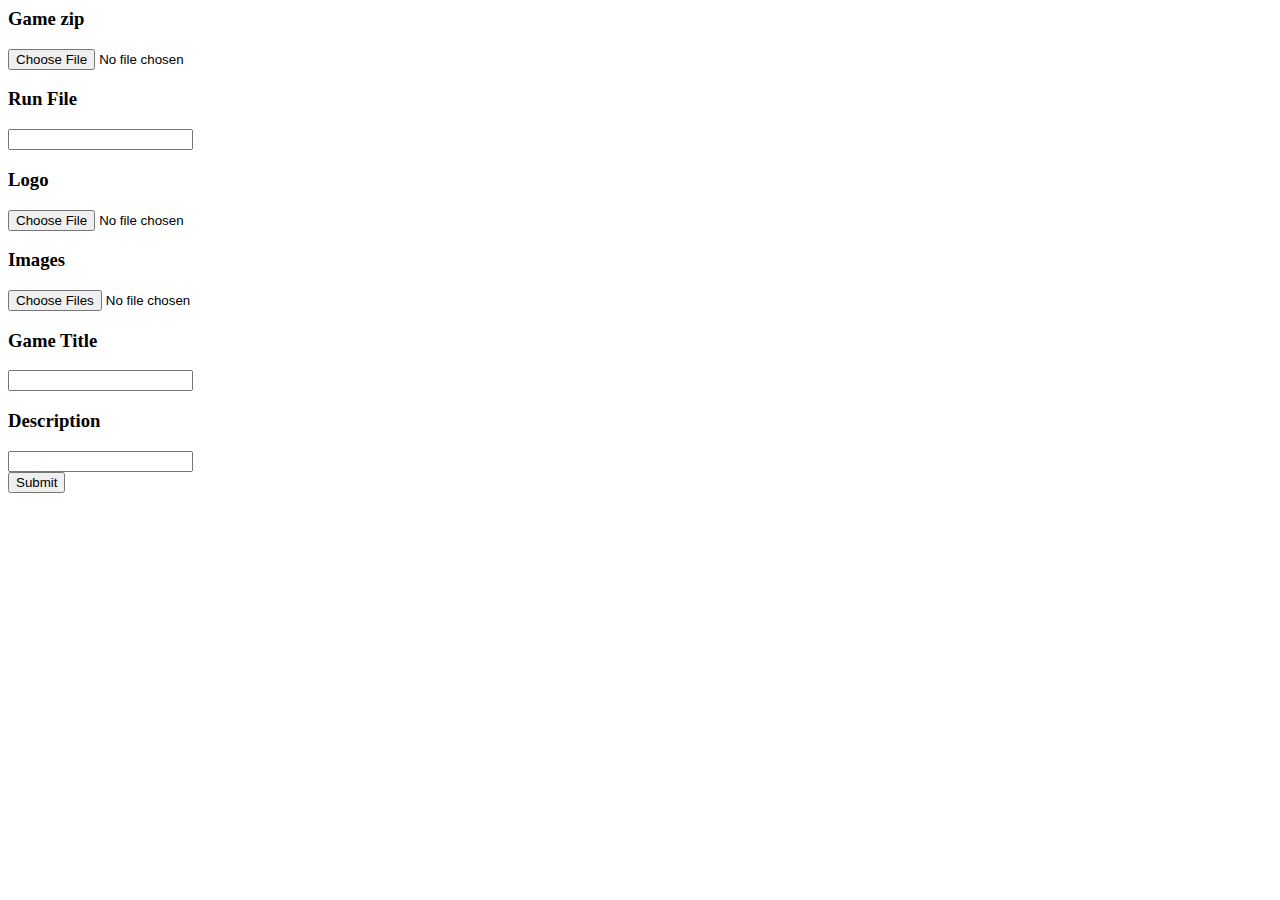
<file: www/tests/publish-game.html>
<html>
<head>
    <meta charset="UTF-8">
    <meta name="viewport" content="width=device-width, initial-scale=1.0">
    <meta http-equiv="X-UA-Compatible" content="ie=edge">
    <title>Document</title>
</head>
<body>
    <div class="input-box">
        <h3>Game zip</h3>
        <input type="file" id="zip">
    </div>
    <div class="input-box">
        <h3>Run File</h3>
        <input type="text" id="runFile">
    </div>
    <div class="input-box">
        <h3>Logo</h3>
        <input type="file" id="logo">
    </div>
    <div class="input-box">
        <h3>Images</h3>
        <input type="file" id="images" multiple>
    </div>
    <div class="input-box">
        <h3>Game Title</h3>
        <input type="text" id="title">
    </div>
    <div class="input-box">
        <h3>Description</h3>
        <input type="text" id="description">
    </div>
    <button>Submit</button>

<script src="../js/config.js"></script>
<script>
    var title = document.getElementById("title")
    var zip = document.getElementById("zip")
    var runFile = document.getElementById("runFile")
    var images = document.getElementById("images")
    var description = document.getElementById("description")
    var logo = document.getElementById("logo")
    var btn = document.querySelector("button")
    
    btn.addEventListener("click", () => {
        var formData = new FormData();
        console.log(images.files)
        formData.append("logo", logo.files[0])
        formData.append("title", title.value)
        formData.append("description", description.value)
        formData.append("file", zip.files[0])
        formData.append("run_file", runFile.value)
        // images.files.forEach((image) => {formData.append("images", image)})
        for (let image of images.files) {
            formData.append("images", image)
        }
        fetch(baseUrl+"/games/", {
            method: "POST",
            headers: {"authorization": `Bearer eyJhbGciOiJIUzI1NiIsInR5cCI6IkpXVCJ9.eyJ0b2tlbl90eXBlIjoiYWNjZXNzIiwiZXhwIjoxNzYwNTk1NTQ4LCJpYXQiOjE3NTgwMDM1NDgsImp0aSI6ImQ0YjM3MzkyMTljMDQ2N2ViOTNlYjc2MWI1OGE5NjVjIiwidXNlcl9pZCI6IjEifQ.myA262yjoxH-St-4pThc1cd2fG7kdO0MAhNnsM4d5JI`},
            body: formData
        })
        .then(res => res.json())
        .then(data => {
            console.log(data)
        })
    })
    
</script>
</body>
</html>
</file>
<file: www/css/main.css>
@import url('https://fonts.googleapis.com/css2?family=Chiron+GoRound+TC:wght@200..900&family=Noto+Sans:ital,wght@0,100..900;1,100..900&family=Winky+Rough:ital,wght@0,300..900;1,300..900&display=swap');

/*
:root {
    --color-primary: #2c3e50;
    --color-primary-dark: #1a2530;
    --color-accent: #3498db;
    --color-card-bg: #34495e;
    
    --color-text-primary: #ecf0f1;
    --color-text-secondary: rgba(255, 255, 255, 0.6);
    --color-text-tertiary: rgba(255, 255, 255, 0.7);
    
    --color-nav-bg: rgba(44, 62, 80, 0.7);
    --color-card-surface: rgba(255, 255, 255, 0.08);
    --color-search-bg: rgba(255, 255, 255, 0.1);
    --color-stat-bg: rgba(0, 0, 0, 0.2);
    
    --color-border: rgba(255, 255, 255, 0.1);
    
    --color-bottom-nav: rgba(44, 62, 80, 0.95);
    --color-nav-inactive: rgba(255, 255, 255, 0.6);
    
    --color-shadow: rgba(0, 0, 0, 0.2);
}
*/

:root {
    --first-color: #2B3C4E;
    --second-color: #2D3E50;
    --third-color: #3598DB;
    --fourth-color: #1D2936;
    --fifth-color: #3D4D5C;
}

* {
    user-select: none;
    margin: 0;
    padding: 0;
    outline: 0;
    box-sizing: border-box;
    /*
    font-family: "Noto Sans", sans-serif;
*/
}

body {
    background: var(--first-color);
    color: white;
}

header {
    padding: 1em;
    display: flex;
    justify-content: space-between;
    align-items: center;
}

header .logo {
    display: flex;
    align-items: center;
    gap: .25em;
}

header i {
    font-size: 1.5em;
    color: var(--third-color);
}

header .logo span {
    font-size: 1.5em;
    font-weight: 750;
}

.games-list {
    display: grid;
    grid-template-columns: repeat(2, 1fr);
    gap: 15px;
    padding: .5em;
}

.games-list img {
    width: 100%;
    height: 150px;
    object-fit: cover;
}

.games-list .game {
    border: 2px solid var(--fifth-color);
    overflow: hidden;
    border-radius: .5em;
}

.games-list .game .game-title {
    background: var(--fourth-color);
    padding: .5em;
    font-weight: 500;
    white-space: nowrap;
    overflow: hidden;
    text-overflow: ellipsis;
}

.search-box {
    background: var(--fifth-color);
    margin: .5em;
    padding: .75em;
    border-radius: 1em;
}

.search-input-box {
    display: flex;
    align-items: center;
    gap: .35em;
}

.search-box i {font-size: 1.25em}
.search-box input {
    background: none;
    border: none;
    color: white;
    font-size: 1.05em;
    font-weight: 550;
}

.game-view-container {
    padding: 1em;
    display: flex;
    flex-direction: column;
    gap: .5em;
}

.game-view-container .info {
    display: flex;
    align-items: center;
    gap: 1em;
    font-weight: 550;
}

.game-view-container .info .title {font-size: 1.15em}

.game-view-container .info .logo {
    height: 60px;
    width: 60px;
    object-fit: cover;
    border-radius: 1em;
    /* background: red; */
}

.game-view-container .images {
    display: flex;
    overflow: auto;
    gap: .5em;
    border-radius: 1em;
}
.game-view-container .images .game-image {
    height: 300px;
    border-radius: 1em;
}

.game-view-container .play-button {
    background: var(--third-color);
    display: flex;
    align-items: center;
    justify-content: center;
    padding: .75em;
    border-radius: .5em;
    font-size: 1.25em;
    font-weight: 650;
    box-shadow: 0 .25em 0 #357BAD;
    transition: all .15s;
    gap: .25em;
}

.game-view-container .play-button:active {
    transform: translate(0, .25em);
    box-shadow: 0 0 0 #357BAD;
}

.game-view-container .description {
    background: var(--second-color);
    padding: .5em .25em;
    border-radius: 1em;
}

.user-info-container {
    display: flex;
    flex-direction: column;
    align-items: center;
    justify-content: center;
    padding: 1em;
    gap: .25em;
}

.user-info-container .image {
    background: var(--fourth-color);
    height: 125px;
    width: 125px;
    border-radius: 50%;
    display: flex;
    align-items: center;
    justify-content: center;
}

.user-info-container .image i {
    font-size: 50px;
    color: var(--third-color);
}

.user-info-container .username {
    font-size: 1.5em;
    font-weight: 700;
}

.user-play-datas {
    display: flex;
    justify-content: center;
    align-items: center;
    gap: .5em;
}

.user-play-datas .info {
    display: flex;
    flex-direction: column;
    align-items: center;
}

.user-play-datas .info .quantity {
    font-size: 1.25em;
    color: var(--third-color)
}

.user-play-datas .info .info-title {font-size: 1em; font-weight: 550;}

.ask-register-button {
    background: var(--third-color);
    width: 80%;
    margin: 1em auto;
    padding: .75em;
    display: flex;
    align-items: center;
    justify-content: center;
    gap: .5em;
    border-radius: 2em;
}

.form {
    position: absolute;
    top: 50%; left: 50%;
    transform: translate(-50%, -50%);
    display: flex;
    flex-direction: column;
    gap: .5em;
    background: var(--fourth-color);
    padding: 1em;
    border-radius: 1em;
    text-align: center;
    box-shadow: 0 0 .5em var(--fifth-color);
    width: 90%;
}

.input-box {
    display: flex;
    gap: .5em;
    padding: 0 1em;
    align-items: center;
}

.input-box input {
    background: none;
    border: none;
    font-size: 1.25em;
    width: 100%;
    color: white;
}

.form .ask-in-form {
    text-align: end;
    font-weight: 650;
}

.form .submit-button {
    background: var(--second-color);
    padding: .5em;
    border-radius: 1em;
    font-weight: 650;
}

.profile-menu {
    background: var(--fifth-color);
    margin: 1em;
    padding: .5em;
    border-radius: 1em;
    display: flex;
    flex-direction: column;
}

.profile-menu .menu-box {
    display: flex;
    padding: .5em;
    gap: .5em;
}

.profile-menu .menu-box .menu-title {
    width: 100%;
}

footer {
    position: fixed;
    bottom: 0;
    width: 100%;
    display: flex;
    justify-content: space-around;
    background: var(--second-color);
    padding: .5em;
    border-radius: 1em 1em 0 0;
    box-shadow: 0 0 .5em var(--fourth-color);
}

.footer-page {
    display: flex;
    flex-direction: column;
    align-items: center;
    gap: .25em;
}

.footer-page i {font-size: 1.25em}
</file>
